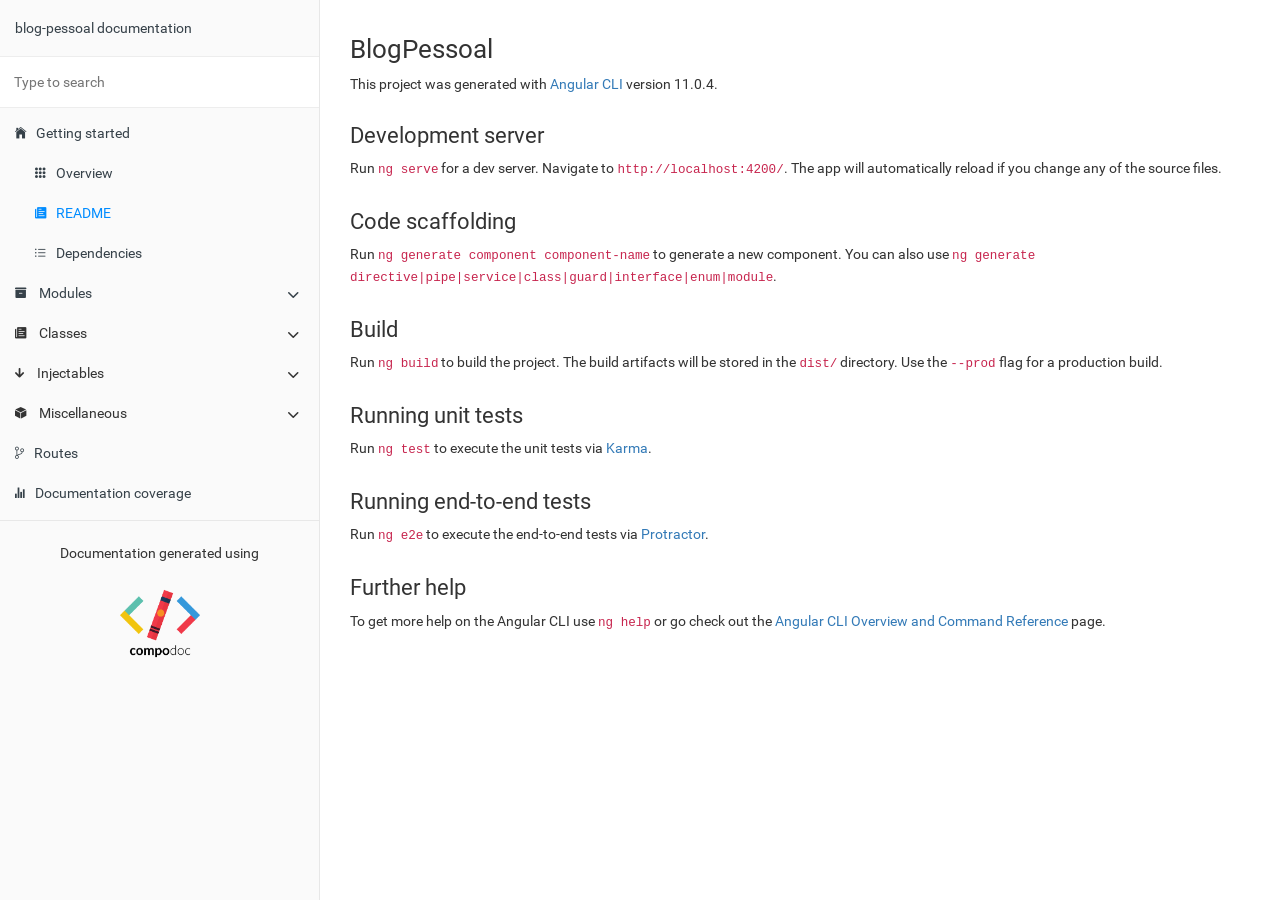
<file: documentation/index.html>
<!doctype html>
<html class="no-js" lang="">
    <head>
        <meta charset="utf-8">
        <meta http-equiv="x-ua-compatible" content="ie=edge">
        <title>blog-pessoal documentation</title>
        <meta name="description" content="">
        <meta name="viewport" content="width=device-width, initial-scale=1">

        <link rel="icon" type="image/x-icon" href="./images/favicon.ico">
	      <link rel="stylesheet" href="./styles/style.css">
    </head>
    <body>

        <div class="navbar navbar-default navbar-fixed-top visible-xs">
            <a href="./" class="navbar-brand">blog-pessoal documentation</a>
            <button type="button" class="btn btn-default btn-menu ion-ios-menu" id="btn-menu"></button>
        </div>

        <div class="xs-menu menu" id="mobile-menu">
                <div id="book-search-input" role="search"><input type="text" placeholder="Type to search"></div>            <compodoc-menu></compodoc-menu>
        </div>

        <div class="container-fluid main">
           <div class="row main">
               <div class="hidden-xs menu">
                   <compodoc-menu mode="normal"></compodoc-menu>
               </div>
               <!-- START CONTENT -->
               <div class="content getting-started">
                   <div class="content-data">

<h1 id="blogpessoal">BlogPessoal</h1>
<p>This project was generated with <a href="https://github.com/angular/angular-cli">Angular CLI</a> version 11.0.4.</p>
<h2 id="development-server">Development server</h2>
<p>Run <code>ng serve</code> for a dev server. Navigate to <code>http://localhost:4200/</code>. The app will automatically reload if you change any of the source files.</p>
<h2 id="code-scaffolding">Code scaffolding</h2>
<p>Run <code>ng generate component component-name</code> to generate a new component. You can also use <code>ng generate directive|pipe|service|class|guard|interface|enum|module</code>.</p>
<h2 id="build">Build</h2>
<p>Run <code>ng build</code> to build the project. The build artifacts will be stored in the <code>dist/</code> directory. Use the <code>--prod</code> flag for a production build.</p>
<h2 id="running-unit-tests">Running unit tests</h2>
<p>Run <code>ng test</code> to execute the unit tests via <a href="https://karma-runner.github.io">Karma</a>.</p>
<h2 id="running-end-to-end-tests">Running end-to-end tests</h2>
<p>Run <code>ng e2e</code> to execute the end-to-end tests via <a href="http://www.protractortest.org/">Protractor</a>.</p>
<h2 id="further-help">Further help</h2>
<p>To get more help on the Angular CLI use <code>ng help</code> or go check out the <a href="https://angular.io/cli">Angular CLI Overview and Command Reference</a> page.</p>














                   




                   </div><div class="search-results">
    <div class="has-results">
        <h1 class="search-results-title"><span class='search-results-count'></span> result-matching "<span class='search-query'></span>"</h1>
        <ul class="search-results-list"></ul>
    </div>
    <div class="no-results">
        <h1 class="search-results-title">No results matching "<span class='search-query'></span>"</h1>
    </div>
</div>
</div>
               <!-- END CONTENT -->
           </div>
       </div>

       <script>
            var COMPODOC_CURRENT_PAGE_DEPTH = 0;
            var COMPODOC_CURRENT_PAGE_CONTEXT = 'getting-started';
            var COMPODOC_CURRENT_PAGE_URL = 'index.html';
            var MAX_SEARCH_RESULTS = 15;
       </script>

       <script src="./js/libs/custom-elements.min.js"></script>
       <script src="./js/libs/lit-html.js"></script>
       <!-- Required to polyfill modern browsers as code is ES5 for IE... -->
       <script src="./js/libs/custom-elements-es5-adapter.js" charset="utf-8" defer></script>
       <script src="./js/menu-wc.js" defer></script>

       <script src="./js/libs/bootstrap-native.js"></script>

       <script src="./js/libs/es6-shim.min.js"></script>
       <script src="./js/libs/EventDispatcher.js"></script>
       <script src="./js/libs/promise.min.js"></script>
       <script src="./js/libs/zepto.min.js"></script>

       <script src="./js/compodoc.js"></script>

       <script src="./js/tabs.js"></script>
       <script src="./js/menu.js"></script>
       <script src="./js/libs/clipboard.min.js"></script>
       <script src="./js/libs/prism.js"></script>
       <script src="./js/sourceCode.js"></script>
          <script src="./js/search/search.js"></script>
          <script src="./js/search/lunr.min.js"></script>
          <script src="./js/search/search-lunr.js"></script>
          <script src="./js/search/search_index.js"></script>
       <script src="./js/lazy-load-graphs.js"></script>


    </body>
</html>
</file>
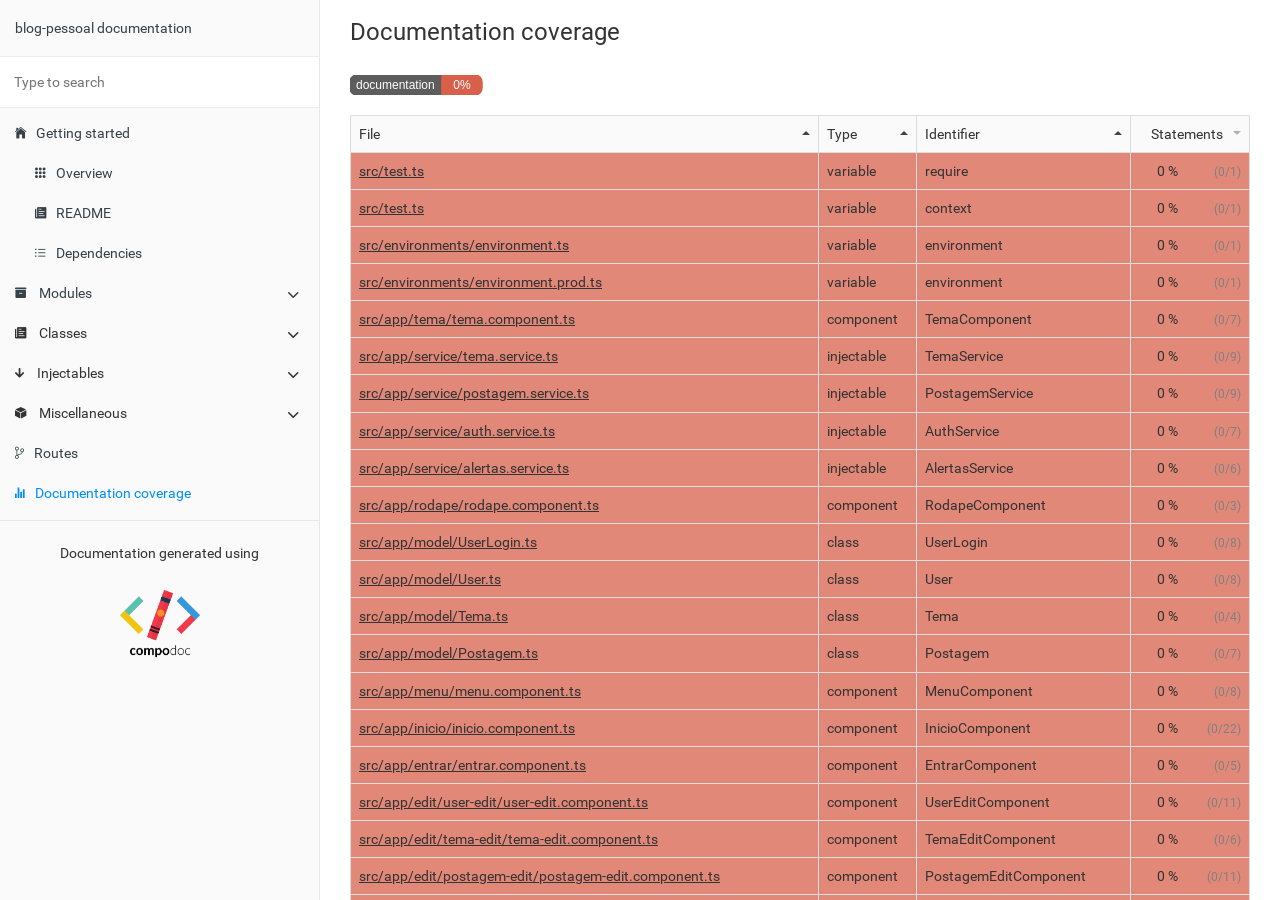
<file: documentation/coverage.html>
<!doctype html>
<html class="no-js" lang="">
    <head>
        <meta charset="utf-8">
        <meta http-equiv="x-ua-compatible" content="ie=edge">
        <title>blog-pessoal documentation</title>
        <meta name="description" content="">
        <meta name="viewport" content="width=device-width, initial-scale=1">

        <link rel="icon" type="image/x-icon" href="./images/favicon.ico">
	      <link rel="stylesheet" href="./styles/style.css">
    </head>
    <body>

        <div class="navbar navbar-default navbar-fixed-top visible-xs">
            <a href="./" class="navbar-brand">blog-pessoal documentation</a>
            <button type="button" class="btn btn-default btn-menu ion-ios-menu" id="btn-menu"></button>
        </div>

        <div class="xs-menu menu" id="mobile-menu">
                <div id="book-search-input" role="search"><input type="text" placeholder="Type to search"></div>            <compodoc-menu></compodoc-menu>
        </div>

        <div class="container-fluid main">
           <div class="row main">
               <div class="hidden-xs menu">
                   <compodoc-menu mode="normal"></compodoc-menu>
               </div>
               <!-- START CONTENT -->
               <div class="content coverage">
                   <div class="content-data">














                   


<ol class="breadcrumb">
    <li>Documentation coverage</li>
</ol>

<div>
    <img src="./images/coverage-badge-documentation.svg">
</div>

<table class="table table-bordered coverage" id="coverage-table">
    <thead class="coverage-header">
        <tr>
            <th>File</th>
            <th>Type</th>
            <th>Identifier</th>
            <th style="text-align:right" class="statements" data-sort-default>Statements</th>
        </tr>
    </thead>
    <tbody>
        <tr class="low">
            <td>
                <!-- miscellaneous -->
                <a href="./components/AlertasComponent.html">src/app/alertas/alertas.component.ts</a>
            </td>
            <td>component</td>
            <td>AlertasComponent</td>
            <td align="right" data-sort="0">
                <span class="coverage-percent">0 %</span>
                <span class="coverage-count">(0/7)</span>
            </td>
        </tr>
        <tr class="low">
            <td>
                <!-- miscellaneous -->
                <a href="./components/AppComponent.html">src/app/app.component.ts</a>
            </td>
            <td>component</td>
            <td>AppComponent</td>
            <td align="right" data-sort="0">
                <span class="coverage-percent">0 %</span>
                <span class="coverage-count">(0/4)</span>
            </td>
        </tr>
        <tr class="low">
            <td>
                <!-- miscellaneous -->
                <a href="./components/CadastrarComponent.html">src/app/cadastrar/cadastrar.component.ts</a>
            </td>
            <td>component</td>
            <td>CadastrarComponent</td>
            <td align="right" data-sort="0">
                <span class="coverage-percent">0 %</span>
                <span class="coverage-count">(0/9)</span>
            </td>
        </tr>
        <tr class="low">
            <td>
                <!-- miscellaneous -->
                <a href="./components/PostagemDeleteComponent.html">src/app/delete/postagem-delete/postagem-delete.component.ts</a>
            </td>
            <td>component</td>
            <td>PostagemDeleteComponent</td>
            <td align="right" data-sort="0">
                <span class="coverage-percent">0 %</span>
                <span class="coverage-count">(0/7)</span>
            </td>
        </tr>
        <tr class="low">
            <td>
                <!-- miscellaneous -->
                <a href="./components/TemaDeleteComponent.html">src/app/delete/tema-delete/tema-delete.component.ts</a>
            </td>
            <td>component</td>
            <td>TemaDeleteComponent</td>
            <td align="right" data-sort="0">
                <span class="coverage-percent">0 %</span>
                <span class="coverage-count">(0/7)</span>
            </td>
        </tr>
        <tr class="low">
            <td>
                <!-- miscellaneous -->
                <a href="./components/PostagemEditComponent.html">src/app/edit/postagem-edit/postagem-edit.component.ts</a>
            </td>
            <td>component</td>
            <td>PostagemEditComponent</td>
            <td align="right" data-sort="0">
                <span class="coverage-percent">0 %</span>
                <span class="coverage-count">(0/11)</span>
            </td>
        </tr>
        <tr class="low">
            <td>
                <!-- miscellaneous -->
                <a href="./components/TemaEditComponent.html">src/app/edit/tema-edit/tema-edit.component.ts</a>
            </td>
            <td>component</td>
            <td>TemaEditComponent</td>
            <td align="right" data-sort="0">
                <span class="coverage-percent">0 %</span>
                <span class="coverage-count">(0/6)</span>
            </td>
        </tr>
        <tr class="low">
            <td>
                <!-- miscellaneous -->
                <a href="./components/UserEditComponent.html">src/app/edit/user-edit/user-edit.component.ts</a>
            </td>
            <td>component</td>
            <td>UserEditComponent</td>
            <td align="right" data-sort="0">
                <span class="coverage-percent">0 %</span>
                <span class="coverage-count">(0/11)</span>
            </td>
        </tr>
        <tr class="low">
            <td>
                <!-- miscellaneous -->
                <a href="./components/EntrarComponent.html">src/app/entrar/entrar.component.ts</a>
            </td>
            <td>component</td>
            <td>EntrarComponent</td>
            <td align="right" data-sort="0">
                <span class="coverage-percent">0 %</span>
                <span class="coverage-count">(0/5)</span>
            </td>
        </tr>
        <tr class="low">
            <td>
                <!-- miscellaneous -->
                <a href="./components/InicioComponent.html">src/app/inicio/inicio.component.ts</a>
            </td>
            <td>component</td>
            <td>InicioComponent</td>
            <td align="right" data-sort="0">
                <span class="coverage-percent">0 %</span>
                <span class="coverage-count">(0/22)</span>
            </td>
        </tr>
        <tr class="low">
            <td>
                <!-- miscellaneous -->
                <a href="./components/MenuComponent.html">src/app/menu/menu.component.ts</a>
            </td>
            <td>component</td>
            <td>MenuComponent</td>
            <td align="right" data-sort="0">
                <span class="coverage-percent">0 %</span>
                <span class="coverage-count">(0/8)</span>
            </td>
        </tr>
        <tr class="low">
            <td>
                <!-- miscellaneous -->
                <a href="./classes/Postagem.html">src/app/model/Postagem.ts</a>
            </td>
            <td>class</td>
            <td>Postagem</td>
            <td align="right" data-sort="0">
                <span class="coverage-percent">0 %</span>
                <span class="coverage-count">(0/7)</span>
            </td>
        </tr>
        <tr class="low">
            <td>
                <!-- miscellaneous -->
                <a href="./classes/Tema.html">src/app/model/Tema.ts</a>
            </td>
            <td>class</td>
            <td>Tema</td>
            <td align="right" data-sort="0">
                <span class="coverage-percent">0 %</span>
                <span class="coverage-count">(0/4)</span>
            </td>
        </tr>
        <tr class="low">
            <td>
                <!-- miscellaneous -->
                <a href="./classes/User.html">src/app/model/User.ts</a>
            </td>
            <td>class</td>
            <td>User</td>
            <td align="right" data-sort="0">
                <span class="coverage-percent">0 %</span>
                <span class="coverage-count">(0/8)</span>
            </td>
        </tr>
        <tr class="low">
            <td>
                <!-- miscellaneous -->
                <a href="./classes/UserLogin.html">src/app/model/UserLogin.ts</a>
            </td>
            <td>class</td>
            <td>UserLogin</td>
            <td align="right" data-sort="0">
                <span class="coverage-percent">0 %</span>
                <span class="coverage-count">(0/8)</span>
            </td>
        </tr>
        <tr class="low">
            <td>
                <!-- miscellaneous -->
                <a href="./components/RodapeComponent.html">src/app/rodape/rodape.component.ts</a>
            </td>
            <td>component</td>
            <td>RodapeComponent</td>
            <td align="right" data-sort="0">
                <span class="coverage-percent">0 %</span>
                <span class="coverage-count">(0/3)</span>
            </td>
        </tr>
        <tr class="low">
            <td>
                <!-- miscellaneous -->
                <a href="./injectables/AlertasService.html">src/app/service/alertas.service.ts</a>
            </td>
            <td>injectable</td>
            <td>AlertasService</td>
            <td align="right" data-sort="0">
                <span class="coverage-percent">0 %</span>
                <span class="coverage-count">(0/6)</span>
            </td>
        </tr>
        <tr class="low">
            <td>
                <!-- miscellaneous -->
                <a href="./injectables/AuthService.html">src/app/service/auth.service.ts</a>
            </td>
            <td>injectable</td>
            <td>AuthService</td>
            <td align="right" data-sort="0">
                <span class="coverage-percent">0 %</span>
                <span class="coverage-count">(0/7)</span>
            </td>
        </tr>
        <tr class="low">
            <td>
                <!-- miscellaneous -->
                <a href="./injectables/PostagemService.html">src/app/service/postagem.service.ts</a>
            </td>
            <td>injectable</td>
            <td>PostagemService</td>
            <td align="right" data-sort="0">
                <span class="coverage-percent">0 %</span>
                <span class="coverage-count">(0/9)</span>
            </td>
        </tr>
        <tr class="low">
            <td>
                <!-- miscellaneous -->
                <a href="./injectables/TemaService.html">src/app/service/tema.service.ts</a>
            </td>
            <td>injectable</td>
            <td>TemaService</td>
            <td align="right" data-sort="0">
                <span class="coverage-percent">0 %</span>
                <span class="coverage-count">(0/9)</span>
            </td>
        </tr>
        <tr class="low">
            <td>
                <!-- miscellaneous -->
                <a href="./components/TemaComponent.html">src/app/tema/tema.component.ts</a>
            </td>
            <td>component</td>
            <td>TemaComponent</td>
            <td align="right" data-sort="0">
                <span class="coverage-percent">0 %</span>
                <span class="coverage-count">(0/7)</span>
            </td>
        </tr>
        <tr class="low">
            <td>
                <!-- miscellaneous -->
                <a href="./miscellaneous/variables.html#environment">src/environments/environment.prod.ts</a>
            </td>
            <td>variable</td>
            <td>environment</td>
            <td align="right" data-sort="0">
                <span class="coverage-percent">0 %</span>
                <span class="coverage-count">(0/1)</span>
            </td>
        </tr>
        <tr class="low">
            <td>
                <!-- miscellaneous -->
                <a href="./miscellaneous/variables.html#environment">src/environments/environment.ts</a>
            </td>
            <td>variable</td>
            <td>environment</td>
            <td align="right" data-sort="0">
                <span class="coverage-percent">0 %</span>
                <span class="coverage-count">(0/1)</span>
            </td>
        </tr>
        <tr class="low">
            <td>
                <!-- miscellaneous -->
                <a href="./miscellaneous/variables.html#context">src/test.ts</a>
            </td>
            <td>variable</td>
            <td>context</td>
            <td align="right" data-sort="0">
                <span class="coverage-percent">0 %</span>
                <span class="coverage-count">(0/1)</span>
            </td>
        </tr>
        <tr class="low">
            <td>
                <!-- miscellaneous -->
                <a href="./miscellaneous/variables.html#require">src/test.ts</a>
            </td>
            <td>variable</td>
            <td>require</td>
            <td align="right" data-sort="0">
                <span class="coverage-percent">0 %</span>
                <span class="coverage-count">(0/1)</span>
            </td>
        </tr>
    </tbody>
</table>

<script src="js/libs/tablesort.min.js"></script>
<script src="js/libs/tablesort.number.min.js"></script>
<script>
    new Tablesort(document.getElementById('coverage-table'));
</script>

                   </div><div class="search-results">
    <div class="has-results">
        <h1 class="search-results-title"><span class='search-results-count'></span> result-matching "<span class='search-query'></span>"</h1>
        <ul class="search-results-list"></ul>
    </div>
    <div class="no-results">
        <h1 class="search-results-title">No results matching "<span class='search-query'></span>"</h1>
    </div>
</div>
</div>
               <!-- END CONTENT -->
           </div>
       </div>

       <script>
            var COMPODOC_CURRENT_PAGE_DEPTH = 0;
            var COMPODOC_CURRENT_PAGE_CONTEXT = 'coverage';
            var COMPODOC_CURRENT_PAGE_URL = 'coverage.html';
            var MAX_SEARCH_RESULTS = 15;
       </script>

       <script src="./js/libs/custom-elements.min.js"></script>
       <script src="./js/libs/lit-html.js"></script>
       <!-- Required to polyfill modern browsers as code is ES5 for IE... -->
       <script src="./js/libs/custom-elements-es5-adapter.js" charset="utf-8" defer></script>
       <script src="./js/menu-wc.js" defer></script>

       <script src="./js/libs/bootstrap-native.js"></script>

       <script src="./js/libs/es6-shim.min.js"></script>
       <script src="./js/libs/EventDispatcher.js"></script>
       <script src="./js/libs/promise.min.js"></script>
       <script src="./js/libs/zepto.min.js"></script>

       <script src="./js/compodoc.js"></script>

       <script src="./js/tabs.js"></script>
       <script src="./js/menu.js"></script>
       <script src="./js/libs/clipboard.min.js"></script>
       <script src="./js/libs/prism.js"></script>
       <script src="./js/sourceCode.js"></script>
          <script src="./js/search/search.js"></script>
          <script src="./js/search/lunr.min.js"></script>
          <script src="./js/search/search-lunr.js"></script>
          <script src="./js/search/search_index.js"></script>
       <script src="./js/lazy-load-graphs.js"></script>


    </body>
</html>
</file>
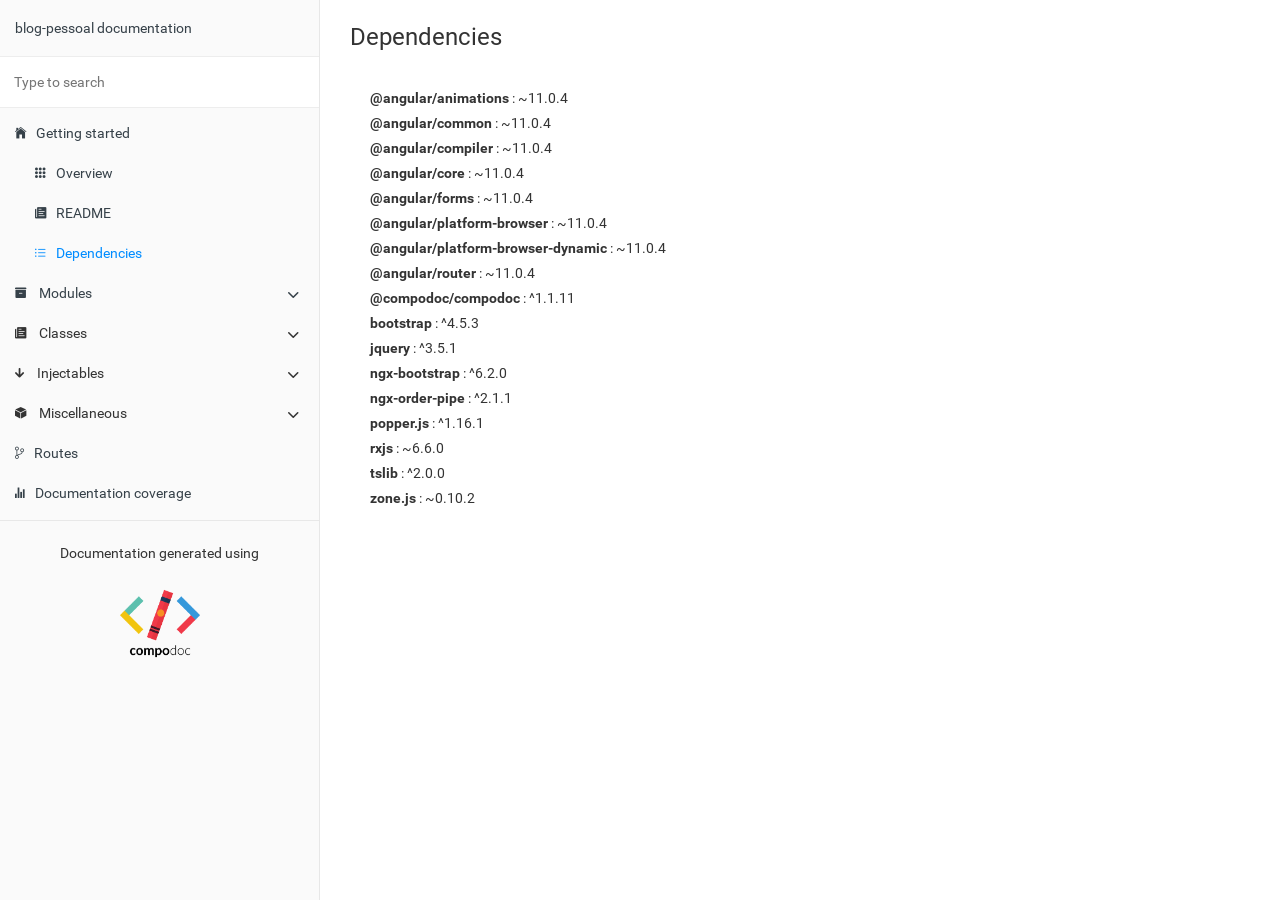
<file: documentation/dependencies.html>
<!doctype html>
<html class="no-js" lang="">
    <head>
        <meta charset="utf-8">
        <meta http-equiv="x-ua-compatible" content="ie=edge">
        <title>blog-pessoal documentation</title>
        <meta name="description" content="">
        <meta name="viewport" content="width=device-width, initial-scale=1">

        <link rel="icon" type="image/x-icon" href="./images/favicon.ico">
	      <link rel="stylesheet" href="./styles/style.css">
    </head>
    <body>

        <div class="navbar navbar-default navbar-fixed-top visible-xs">
            <a href="./" class="navbar-brand">blog-pessoal documentation</a>
            <button type="button" class="btn btn-default btn-menu ion-ios-menu" id="btn-menu"></button>
        </div>

        <div class="xs-menu menu" id="mobile-menu">
                <div id="book-search-input" role="search"><input type="text" placeholder="Type to search"></div>            <compodoc-menu></compodoc-menu>
        </div>

        <div class="container-fluid main">
           <div class="row main">
               <div class="hidden-xs menu">
                   <compodoc-menu mode="normal"></compodoc-menu>
               </div>
               <!-- START CONTENT -->
               <div class="content package-dependencies">
                   <div class="content-data">














    <ol class="breadcrumb">
        <li>Dependencies</li>
    </ol>
    <ul class="dependencies-list">
        <li>
            <b>@angular/animations</b> : ~11.0.4</li>
        <li>
            <b>@angular/common</b> : ~11.0.4</li>
        <li>
            <b>@angular/compiler</b> : ~11.0.4</li>
        <li>
            <b>@angular/core</b> : ~11.0.4</li>
        <li>
            <b>@angular/forms</b> : ~11.0.4</li>
        <li>
            <b>@angular/platform-browser</b> : ~11.0.4</li>
        <li>
            <b>@angular/platform-browser-dynamic</b> : ~11.0.4</li>
        <li>
            <b>@angular/router</b> : ~11.0.4</li>
        <li>
            <b>@compodoc/compodoc</b> : ^1.1.11</li>
        <li>
            <b>bootstrap</b> : ^4.5.3</li>
        <li>
            <b>jquery</b> : ^3.5.1</li>
        <li>
            <b>ngx-bootstrap</b> : ^6.2.0</li>
        <li>
            <b>ngx-order-pipe</b> : ^2.1.1</li>
        <li>
            <b>popper.js</b> : ^1.16.1</li>
        <li>
            <b>rxjs</b> : ~6.6.0</li>
        <li>
            <b>tslib</b> : ^2.0.0</li>
        <li>
            <b>zone.js</b> : ~0.10.2</li>
    </ul>

                   




                   </div><div class="search-results">
    <div class="has-results">
        <h1 class="search-results-title"><span class='search-results-count'></span> result-matching "<span class='search-query'></span>"</h1>
        <ul class="search-results-list"></ul>
    </div>
    <div class="no-results">
        <h1 class="search-results-title">No results matching "<span class='search-query'></span>"</h1>
    </div>
</div>
</div>
               <!-- END CONTENT -->
           </div>
       </div>

       <script>
            var COMPODOC_CURRENT_PAGE_DEPTH = 0;
            var COMPODOC_CURRENT_PAGE_CONTEXT = 'package-dependencies';
            var COMPODOC_CURRENT_PAGE_URL = 'dependencies.html';
            var MAX_SEARCH_RESULTS = 15;
       </script>

       <script src="./js/libs/custom-elements.min.js"></script>
       <script src="./js/libs/lit-html.js"></script>
       <!-- Required to polyfill modern browsers as code is ES5 for IE... -->
       <script src="./js/libs/custom-elements-es5-adapter.js" charset="utf-8" defer></script>
       <script src="./js/menu-wc.js" defer></script>

       <script src="./js/libs/bootstrap-native.js"></script>

       <script src="./js/libs/es6-shim.min.js"></script>
       <script src="./js/libs/EventDispatcher.js"></script>
       <script src="./js/libs/promise.min.js"></script>
       <script src="./js/libs/zepto.min.js"></script>

       <script src="./js/compodoc.js"></script>

       <script src="./js/tabs.js"></script>
       <script src="./js/menu.js"></script>
       <script src="./js/libs/clipboard.min.js"></script>
       <script src="./js/libs/prism.js"></script>
       <script src="./js/sourceCode.js"></script>
          <script src="./js/search/search.js"></script>
          <script src="./js/search/lunr.min.js"></script>
          <script src="./js/search/search-lunr.js"></script>
          <script src="./js/search/search_index.js"></script>
       <script src="./js/lazy-load-graphs.js"></script>


    </body>
</html>
</file>
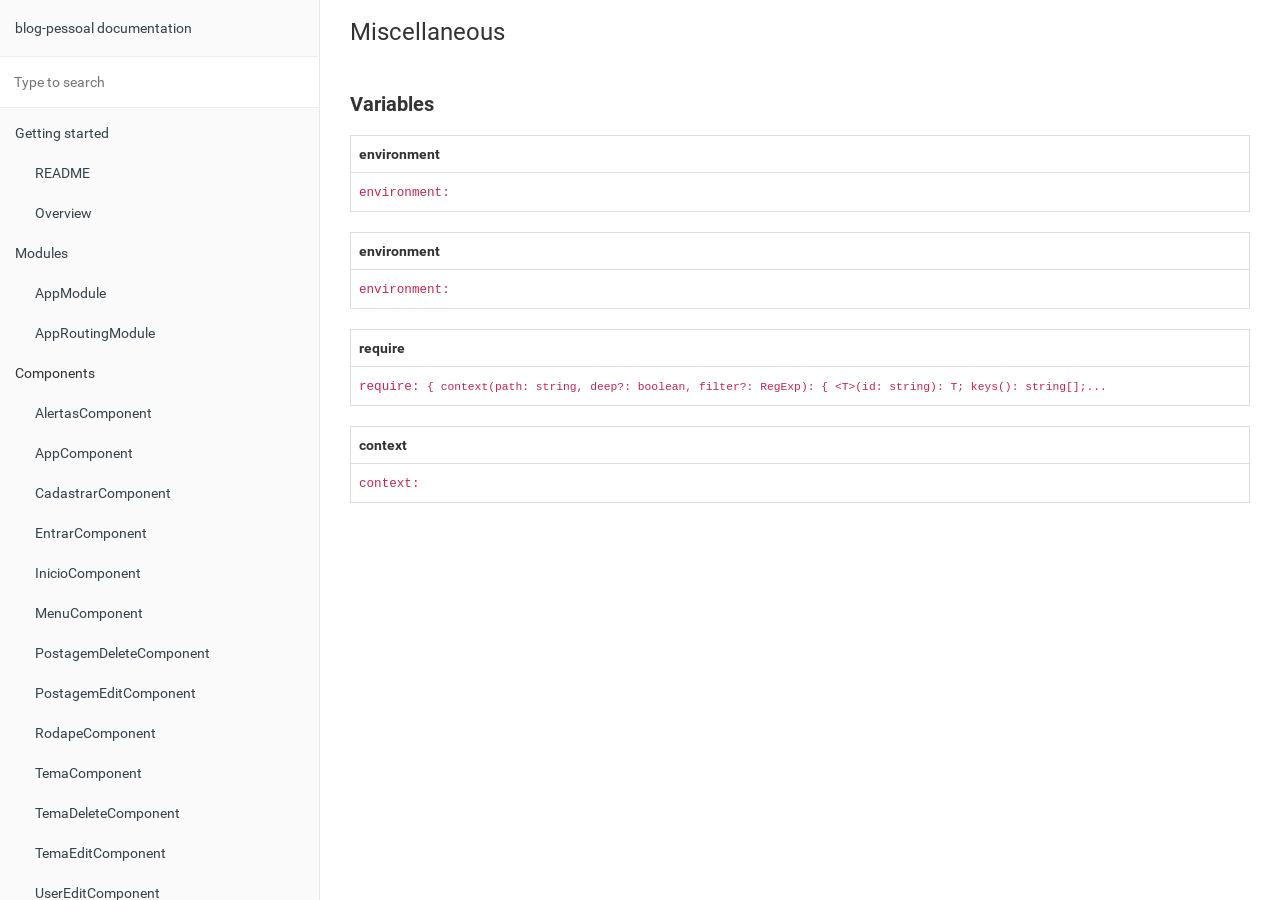
<file: documentation/miscellaneous.html>
<!doctype html>
<html class="no-js" lang="">
    <head>
        <meta charset="utf-8">
        <meta http-equiv="x-ua-compatible" content="ie=edge">
        <title>blog-pessoal documentation</title>
        <meta name="description" content="">
        <meta name="viewport" content="width=device-width, initial-scale=1">

        <link rel="icon" type="image/x-icon" href="./images/favicon.ico">
	    <link rel="stylesheet" href="./styles/style.css">
    </head>
    <body>

        <div class="navbar navbar-default navbar-fixed-top visible-xs">
            <a href="./" class="navbar-brand">blog-pessoal documentation</a>
            <button type="button" class="btn btn-default btn-menu fa fa-bars" id="btn-menu"></button>
        </div>

        <div class="xs-menu menu" id="mobile-menu">
            <div id="book-search-input" role="search">
                <input type="text" placeholder="Type to search">
            </div>
            <nav>
            
                <ul class="list">
            
                    <li class="title">
                        <a href="./">blog-pessoal documentation</a>
                    </li>
            
                    <li class="divider"></li>
            
            
                    <li class="chapter">
                        <a data-type="chapter-link" href="./"><span class="fa fa-home"></span>Getting started</a>
                        <ul class="links">
                                <li class="link">
                                    <a href="./" ><span class="fa fa-file-text-o"></span>README</a>
                                </li>
                                <li class="link">
                                    <a 
                                        
                                         href="./overview.html" 
                                         href="./overview.html" 
                                        >
                                        <span class="fa fa-th"></span>Overview
                                    </a>
                                </li>
                        </ul>
                    </li>
            
                    <li class="chapter">
                        <a data-type="chapter-link" href="./modules.html" >
                            <span class="fa fa-archive"></span>
                            <span>Modules</span>
                            <span class="menu-toggler fa fa-angle-up" data-toggle="collapse"
                                    data-target="#xs-modules-links"
                            ></span>
                        </a>
                        <ul class="links collapse in"
                                id="xs-modules-links"
                            >
                                <li class="link">
                                    <a href="modules/AppModule.html" >AppModule</a>
                                </li>
                                <li class="link">
                                    <a href="modules/AppRoutingModule.html" >AppRoutingModule</a>
                                </li>
                        </ul>
                    </li>
            
                    <li class="chapter">
                        <div class="simple">
                            <span class="fa fa-cogs"></span>
                            <span>Components</span>
                            <span class="menu-toggler fa fa-angle-up" data-toggle="collapse"
                                    data-target="#xs-components-links"
                                ></span>
                        </div>
                        <ul class="links collapse in"
                                id="xs-components-links"
                            >
                                <li class="link">
                                    <a href="components/AlertasComponent.html" >AlertasComponent</a>
                                </li>
                                <li class="link">
                                    <a href="components/AppComponent.html" >AppComponent</a>
                                </li>
                                <li class="link">
                                    <a href="components/CadastrarComponent.html" >CadastrarComponent</a>
                                </li>
                                <li class="link">
                                    <a href="components/EntrarComponent.html" >EntrarComponent</a>
                                </li>
                                <li class="link">
                                    <a href="components/InicioComponent.html" >InicioComponent</a>
                                </li>
                                <li class="link">
                                    <a href="components/MenuComponent.html" >MenuComponent</a>
                                </li>
                                <li class="link">
                                    <a href="components/PostagemDeleteComponent.html" >PostagemDeleteComponent</a>
                                </li>
                                <li class="link">
                                    <a href="components/PostagemEditComponent.html" >PostagemEditComponent</a>
                                </li>
                                <li class="link">
                                    <a href="components/RodapeComponent.html" >RodapeComponent</a>
                                </li>
                                <li class="link">
                                    <a href="components/TemaComponent.html" >TemaComponent</a>
                                </li>
                                <li class="link">
                                    <a href="components/TemaDeleteComponent.html" >TemaDeleteComponent</a>
                                </li>
                                <li class="link">
                                    <a href="components/TemaEditComponent.html" >TemaEditComponent</a>
                                </li>
                                <li class="link">
                                    <a href="components/UserEditComponent.html" >UserEditComponent</a>
                                </li>
                        </ul>
                    </li>
            
            
                    <li class="chapter">
                        <div class="simple">
                            <span class="fa fa-file-code-o"></span>
                            <span>Classes</span>
                            <span class="menu-toggler fa fa-angle-up" data-toggle="collapse"
                                    data-target="#xs-classes-links"
                                ></span>
                        </div>
                        <ul class="links collapse in"
                                id="xs-classes-links"
                            >
                                <li class="link">
                                    <a href="classes/Postagem.html" >Postagem</a>
                                </li>
                                <li class="link">
                                    <a href="classes/Tema.html" >Tema</a>
                                </li>
                                <li class="link">
                                    <a href="classes/User.html" >User</a>
                                </li>
                                <li class="link">
                                    <a href="classes/UserLogin.html" >UserLogin</a>
                                </li>
                        </ul>
                    </li>
            
                    <li class="chapter">
                        <a data-type="chapter-link" href="./routes.html" ><span class="fa fa-code-fork"></span>Routes</a>
                    </li>
            
                    <li class="chapter">
                        <div class="simple">
                            <span class="fa fa-long-arrow-down"></span>
                            <span>Injectables</span>
                            <span class="menu-toggler fa fa-angle-up" data-toggle="collapse"
                                    data-target="#xs-injectables-links"
                                ></span>
                        </div>
                        <ul class="links collapse in"
                                id="xs-injectables-links"
                            >
                                <li class="link">
                                    <a href="injectables/AlertasService.html" >AlertasService</a>
                                </li>
                                <li class="link">
                                    <a href="injectables/AuthService.html" >AuthService</a>
                                </li>
                                <li class="link">
                                    <a href="injectables/PostagemService.html" >PostagemService</a>
                                </li>
                                <li class="link">
                                    <a href="injectables/TemaService.html" >TemaService</a>
                                </li>
                        </ul>
                    </li>
            
            
            
                    <li class="chapter">
                        <a data-type="chapter-link" href="./miscellaneous.html"  class="active" ><span class="fa fa-cubes"></span>Miscellaneous</a>
                    </li>
            
                    <li class="chapter">
                        <a data-type="chapter-link" href="./coverage.html" ><span class="fa fa-tasks"></span>Documentation coverage</a>
                    </li>
            
                    <li class="divider"></li>
                    <li class="copyright">
                            Documentation generated using <a href="https://compodoc.github.io/compodoc/" target="_blank">
                                        <img src=".//images/compodoc-vectorise.svg" class="img-responsive">
                            </a>
                    </li>
            
                </ul>
            
            </nav>
        </div>

        <div class="container-fluid main">
           <div class="row main">
               <div class="hidden-xs menu">
                   <nav>
                   
                       <ul class="list">
                   
                           <li class="title">
                               <a href="./">blog-pessoal documentation</a>
                           </li>
                   
                           <li class="divider"></li>
                   
                               <div id="book-search-input" role="search">
                                   <input type="text" placeholder="Type to search">
                               </div>
                   
                           <li class="chapter">
                               <a data-type="chapter-link" href="./"><span class="fa fa-home"></span>Getting started</a>
                               <ul class="links">
                                       <li class="link">
                                           <a href="./" ><span class="fa fa-file-text-o"></span>README</a>
                                       </li>
                                       <li class="link">
                                           <a 
                                               
                                                href="./overview.html" 
                                                href="./overview.html" 
                                               >
                                               <span class="fa fa-th"></span>Overview
                                           </a>
                                       </li>
                               </ul>
                           </li>
                   
                           <li class="chapter">
                               <a data-type="chapter-link" href="./modules.html" >
                                   <span class="fa fa-archive"></span>
                                   <span>Modules</span>
                                   <span class="menu-toggler fa fa-angle-up" data-toggle="collapse"
                                           data-target="#modules-links"
                                   ></span>
                               </a>
                               <ul class="links collapse in"
                                       id="modules-links"
                   >
                                       <li class="link">
                                           <a href="modules/AppModule.html" >AppModule</a>
                                       </li>
                                       <li class="link">
                                           <a href="modules/AppRoutingModule.html" >AppRoutingModule</a>
                                       </li>
                               </ul>
                           </li>
                   
                           <li class="chapter">
                               <div class="simple">
                                   <span class="fa fa-cogs"></span>
                                   <span>Components</span>
                                   <span class="menu-toggler fa fa-angle-up" data-toggle="collapse"
                                           data-target="#components-links"
                   ></span>
                               </div>
                               <ul class="links collapse in"
                                       id="components-links"
                   >
                                       <li class="link">
                                           <a href="components/AlertasComponent.html" >AlertasComponent</a>
                                       </li>
                                       <li class="link">
                                           <a href="components/AppComponent.html" >AppComponent</a>
                                       </li>
                                       <li class="link">
                                           <a href="components/CadastrarComponent.html" >CadastrarComponent</a>
                                       </li>
                                       <li class="link">
                                           <a href="components/EntrarComponent.html" >EntrarComponent</a>
                                       </li>
                                       <li class="link">
                                           <a href="components/InicioComponent.html" >InicioComponent</a>
                                       </li>
                                       <li class="link">
                                           <a href="components/MenuComponent.html" >MenuComponent</a>
                                       </li>
                                       <li class="link">
                                           <a href="components/PostagemDeleteComponent.html" >PostagemDeleteComponent</a>
                                       </li>
                                       <li class="link">
                                           <a href="components/PostagemEditComponent.html" >PostagemEditComponent</a>
                                       </li>
                                       <li class="link">
                                           <a href="components/RodapeComponent.html" >RodapeComponent</a>
                                       </li>
                                       <li class="link">
                                           <a href="components/TemaComponent.html" >TemaComponent</a>
                                       </li>
                                       <li class="link">
                                           <a href="components/TemaDeleteComponent.html" >TemaDeleteComponent</a>
                                       </li>
                                       <li class="link">
                                           <a href="components/TemaEditComponent.html" >TemaEditComponent</a>
                                       </li>
                                       <li class="link">
                                           <a href="components/UserEditComponent.html" >UserEditComponent</a>
                                       </li>
                               </ul>
                           </li>
                   
                   
                           <li class="chapter">
                               <div class="simple">
                                   <span class="fa fa-file-code-o"></span>
                                   <span>Classes</span>
                                   <span class="menu-toggler fa fa-angle-up" data-toggle="collapse"
                                           data-target="#classes-links"
                   ></span>
                               </div>
                               <ul class="links collapse in"
                                       id="classes-links"
                   >
                                       <li class="link">
                                           <a href="classes/Postagem.html" >Postagem</a>
                                       </li>
                                       <li class="link">
                                           <a href="classes/Tema.html" >Tema</a>
                                       </li>
                                       <li class="link">
                                           <a href="classes/User.html" >User</a>
                                       </li>
                                       <li class="link">
                                           <a href="classes/UserLogin.html" >UserLogin</a>
                                       </li>
                               </ul>
                           </li>
                   
                           <li class="chapter">
                               <a data-type="chapter-link" href="./routes.html" ><span class="fa fa-code-fork"></span>Routes</a>
                           </li>
                   
                           <li class="chapter">
                               <div class="simple">
                                   <span class="fa fa-long-arrow-down"></span>
                                   <span>Injectables</span>
                                   <span class="menu-toggler fa fa-angle-up" data-toggle="collapse"
                                           data-target="#injectables-links"
                   ></span>
                               </div>
                               <ul class="links collapse in"
                                       id="injectables-links"
                   >
                                       <li class="link">
                                           <a href="injectables/AlertasService.html" >AlertasService</a>
                                       </li>
                                       <li class="link">
                                           <a href="injectables/AuthService.html" >AuthService</a>
                                       </li>
                                       <li class="link">
                                           <a href="injectables/PostagemService.html" >PostagemService</a>
                                       </li>
                                       <li class="link">
                                           <a href="injectables/TemaService.html" >TemaService</a>
                                       </li>
                               </ul>
                           </li>
                   
                   
                   
                           <li class="chapter">
                               <a data-type="chapter-link" href="./miscellaneous.html"  class="active" ><span class="fa fa-cubes"></span>Miscellaneous</a>
                           </li>
                   
                           <li class="chapter">
                               <a data-type="chapter-link" href="./coverage.html" ><span class="fa fa-tasks"></span>Documentation coverage</a>
                           </li>
                   
                           <li class="divider"></li>
                           <li class="copyright">
                                   Documentation generated using <a href="https://compodoc.github.io/compodoc/" target="_blank">
                                               <img src=".//images/compodoc-vectorise.svg" class="img-responsive">
                                   </a>
                           </li>
                   
                       </ul>
                   
                   </nav>
               </div>
               <div class="content miscellaneous">
                   <div class="content-data">









<ol class="breadcrumb">
  <li>Miscellaneous</li>
</ol>

    <section>
        <h3 id="inputs">Variables</h3>
            <table class="table table-sm table-bordered">
                <tbody>
                    <tr>
                        <td class="col-md-4">
                            <b> environment</b>
                        </td>
                    </tr>
                    <tr>
                        <td class="col-md-4">
                            <code>environment:     <code></code>
    </bcode>
                        </td>
                    </tr>
                </tbody>
            </table>
            <table class="table table-sm table-bordered">
                <tbody>
                    <tr>
                        <td class="col-md-4">
                            <b> environment</b>
                        </td>
                    </tr>
                    <tr>
                        <td class="col-md-4">
                            <code>environment:     <code></code>
    </bcode>
                        </td>
                    </tr>
                </tbody>
            </table>
            <table class="table table-sm table-bordered">
                <tbody>
                    <tr>
                        <td class="col-md-4">
                            <b> require</b>
                        </td>
                    </tr>
                    <tr>
                        <td class="col-md-4">
                            <code>require:     <code>{ context(path: string, deep?: boolean, filter?: RegExp): { &lt;T&gt;(id: string): T; keys(): string[];...</code>
    </bcode>
                        </td>
                    </tr>
                </tbody>
            </table>
            <table class="table table-sm table-bordered">
                <tbody>
                    <tr>
                        <td class="col-md-4">
                            <b> context</b>
                        </td>
                    </tr>
                    <tr>
                        <td class="col-md-4">
                            <code>context:     <code></code>
    </bcode>
                        </td>
                    </tr>
                </tbody>
            </table>
    </section>



                   </div><div class="search-results">
    <div class="has-results">
        <h1 class="search-results-title"><span class='search-results-count'></span> results matching "<span class='search-query'></span>"</h1>
        <ul class="search-results-list"></ul>
    </div>
    <div class="no-results">
        <h1 class="search-results-title">No results matching "<span class='search-query'></span>"</h1>
    </div>
</div>
</div>
           </div>
       </div>

       <script src="./js/libs/bootstrap-native.js"></script>

       <script src="./js/libs/es6-shim.min.js"></script>
       <script src="./js/libs/EventDispatcher.js"></script>
       <script src="./js/libs/promise.min.js"></script>
       <script src="./js/libs/zepto.min.js"></script>

       <script src="./js/compodoc.js"></script>

       <script src="./js/search/search.js"></script>
       <script src="./js/search/lunr.min.js"></script>
       <script src="./js/search/search-lunr.js"></script>

       <script src="./js/menu.js"></script>
       <script src="./js/libs/highlight.pack.js"></script>
       <script src="./js/libs/highlightjs-line-numbers.min.js"></script>
       <script src="./js/search/search_index.js"></script>
       <script>
            document.addEventListener('DOMContentLoaded', function() {
                hljs.initHighlightingOnLoad();
                hljs.initLineNumbersOnLoad();
            });
       </script>

    </body>
</html>
</file>
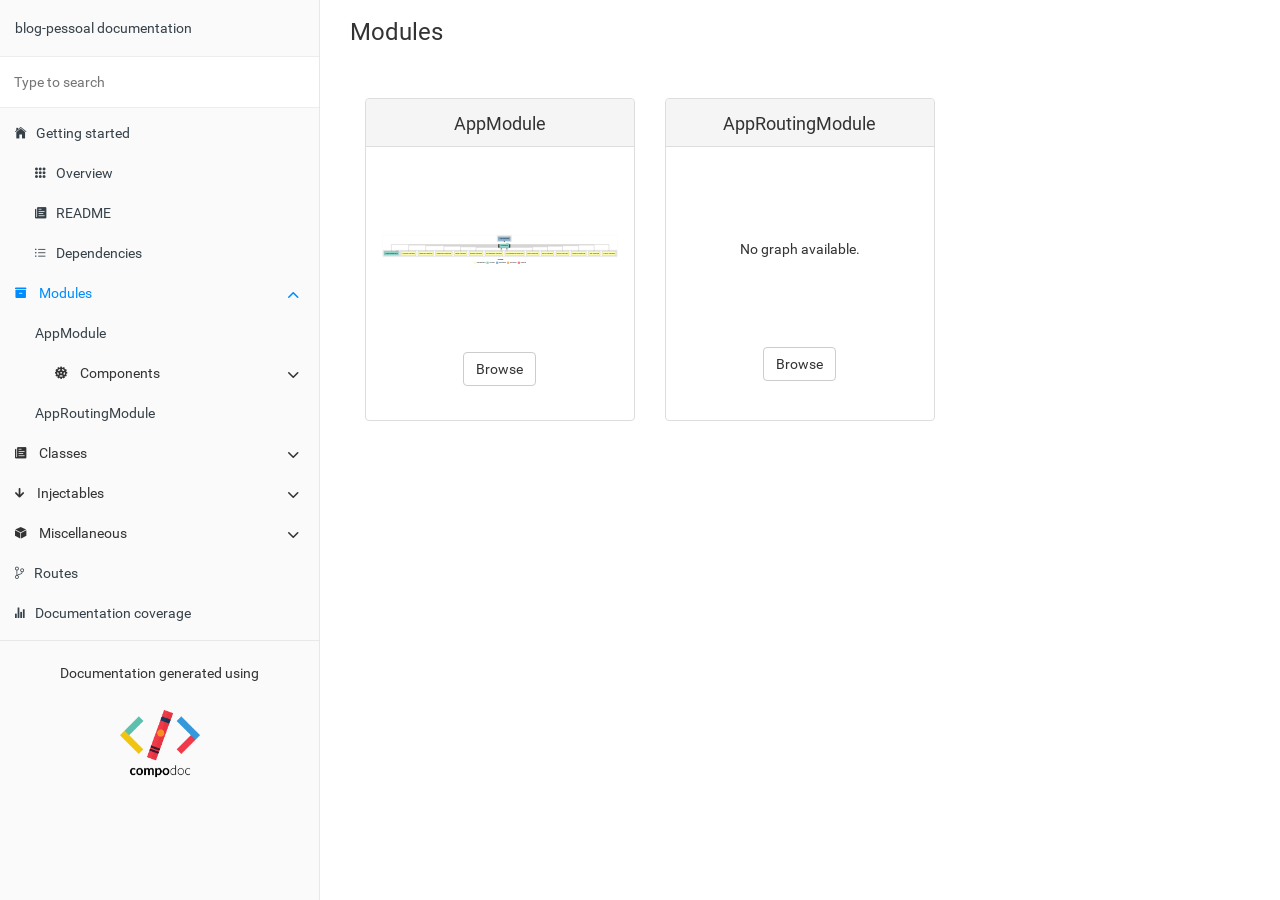
<file: documentation/modules.html>
<!doctype html>
<html class="no-js" lang="">
    <head>
        <meta charset="utf-8">
        <meta http-equiv="x-ua-compatible" content="ie=edge">
        <title>blog-pessoal documentation</title>
        <meta name="description" content="">
        <meta name="viewport" content="width=device-width, initial-scale=1">

        <link rel="icon" type="image/x-icon" href="./images/favicon.ico">
	      <link rel="stylesheet" href="./styles/style.css">
    </head>
    <body>

        <div class="navbar navbar-default navbar-fixed-top visible-xs">
            <a href="./" class="navbar-brand">blog-pessoal documentation</a>
            <button type="button" class="btn btn-default btn-menu ion-ios-menu" id="btn-menu"></button>
        </div>

        <div class="xs-menu menu" id="mobile-menu">
                <div id="book-search-input" role="search"><input type="text" placeholder="Type to search"></div>            <compodoc-menu></compodoc-menu>
        </div>

        <div class="container-fluid main">
           <div class="row main">
               <div class="hidden-xs menu">
                   <compodoc-menu mode="normal"></compodoc-menu>
               </div>
               <!-- START CONTENT -->
               <div class="content modules">
                   <div class="content-data">



<ol class="breadcrumb">
    <li>Modules</li>
</ol>
<div class="container-fluid modules">
    <div class="row">
            <div class="col-sm-4">
                <div class="card card-module">
                    <div class="card-header">
                        <h4 class="card-title">AppModule</h4>
                    </div>
                    <div class="card-block">
                                <p>
                                    <object id="demo-svg" type="image/svg+xml" lazy="./modules/AppModule/dependencies.svg" style="width: 100%; height: 175px;">
                                        Your browser does not support SVG
                                    </object>
                                </p>
                        <footer class="text-center">
                            <a href="./modules/AppModule.html" class="btn btn-default">Browse</a>
                        </footer>
                    </div>
                </div>
            </div>
            <div class="col-sm-4">
                <div class="card card-module">
                    <div class="card-header">
                        <h4 class="card-title">AppRoutingModule</h4>
                    </div>
                    <div class="card-block">
                                <p class="no-graph">
                                    No graph available.
                                </p>
                        <footer class="text-center">
                            <a href="./modules/AppRoutingModule.html" class="btn btn-default">Browse</a>
                        </footer>
                    </div>
                </div>
            </div>
    </div>
</div>











                   




                   </div><div class="search-results">
    <div class="has-results">
        <h1 class="search-results-title"><span class='search-results-count'></span> result-matching "<span class='search-query'></span>"</h1>
        <ul class="search-results-list"></ul>
    </div>
    <div class="no-results">
        <h1 class="search-results-title">No results matching "<span class='search-query'></span>"</h1>
    </div>
</div>
</div>
               <!-- END CONTENT -->
           </div>
       </div>

       <script>
            var COMPODOC_CURRENT_PAGE_DEPTH = 0;
            var COMPODOC_CURRENT_PAGE_CONTEXT = 'modules';
            var COMPODOC_CURRENT_PAGE_URL = 'modules.html';
            var MAX_SEARCH_RESULTS = 15;
       </script>

       <script src="./js/libs/custom-elements.min.js"></script>
       <script src="./js/libs/lit-html.js"></script>
       <!-- Required to polyfill modern browsers as code is ES5 for IE... -->
       <script src="./js/libs/custom-elements-es5-adapter.js" charset="utf-8" defer></script>
       <script src="./js/menu-wc.js" defer></script>

       <script src="./js/libs/bootstrap-native.js"></script>

       <script src="./js/libs/es6-shim.min.js"></script>
       <script src="./js/libs/EventDispatcher.js"></script>
       <script src="./js/libs/promise.min.js"></script>
       <script src="./js/libs/zepto.min.js"></script>

       <script src="./js/compodoc.js"></script>

       <script src="./js/tabs.js"></script>
       <script src="./js/menu.js"></script>
       <script src="./js/libs/clipboard.min.js"></script>
       <script src="./js/libs/prism.js"></script>
       <script src="./js/sourceCode.js"></script>
          <script src="./js/search/search.js"></script>
          <script src="./js/search/lunr.min.js"></script>
          <script src="./js/search/search-lunr.js"></script>
          <script src="./js/search/search_index.js"></script>
       <script src="./js/lazy-load-graphs.js"></script>


    </body>
</html>
</file>
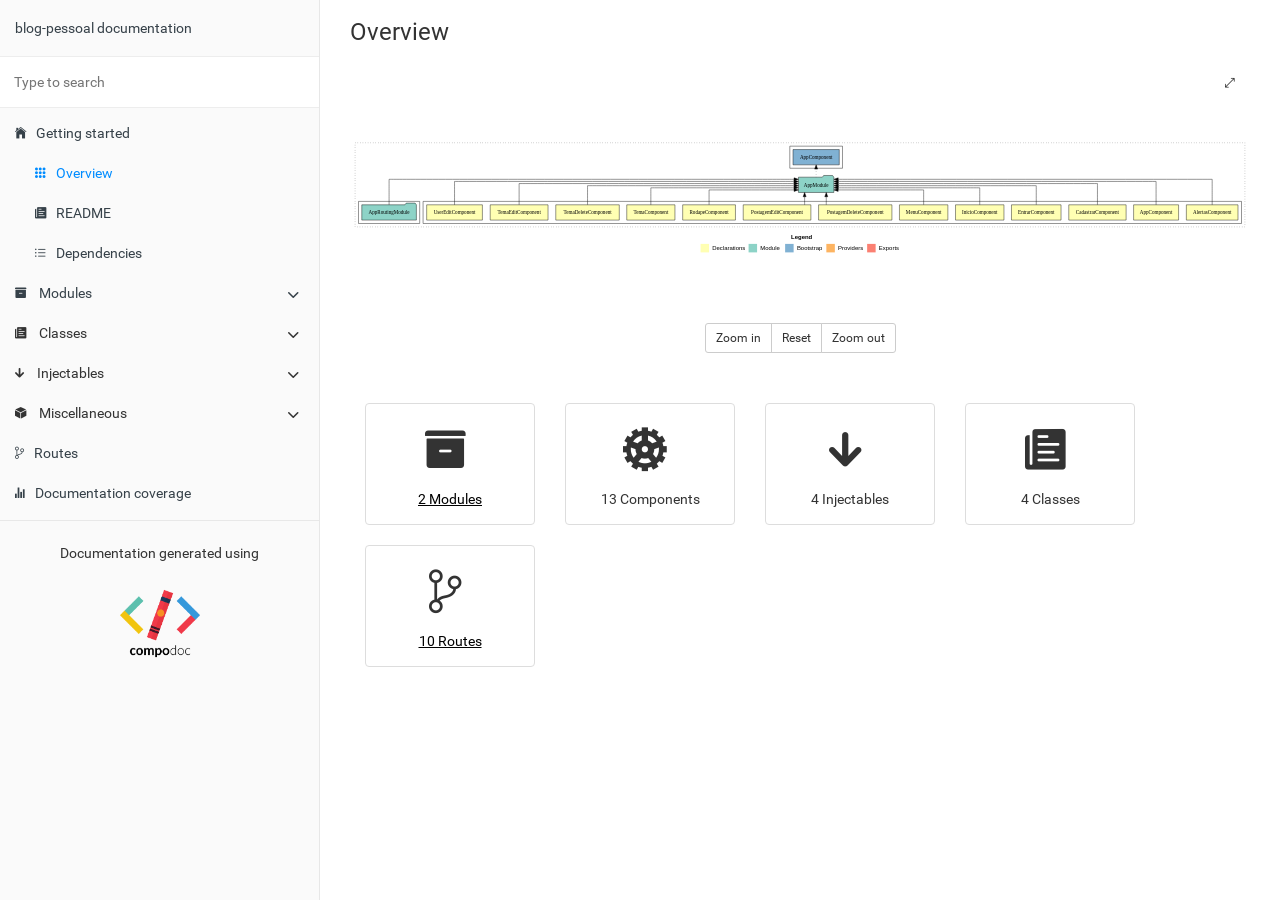
<file: documentation/overview.html>
<!doctype html>
<html class="no-js" lang="">
    <head>
        <meta charset="utf-8">
        <meta http-equiv="x-ua-compatible" content="ie=edge">
        <title>blog-pessoal documentation</title>
        <meta name="description" content="">
        <meta name="viewport" content="width=device-width, initial-scale=1">

        <link rel="icon" type="image/x-icon" href="./images/favicon.ico">
	      <link rel="stylesheet" href="./styles/style.css">
    </head>
    <body>

        <div class="navbar navbar-default navbar-fixed-top visible-xs">
            <a href="./" class="navbar-brand">blog-pessoal documentation</a>
            <button type="button" class="btn btn-default btn-menu ion-ios-menu" id="btn-menu"></button>
        </div>

        <div class="xs-menu menu" id="mobile-menu">
                <div id="book-search-input" role="search"><input type="text" placeholder="Type to search"></div>            <compodoc-menu></compodoc-menu>
        </div>

        <div class="container-fluid main">
           <div class="row main">
               <div class="hidden-xs menu">
                   <compodoc-menu mode="normal"></compodoc-menu>
               </div>
               <!-- START CONTENT -->
               <div class="content overview">
                   <div class="content-data">


<ol class="breadcrumb">
    <li>Overview</li>
</ol>
  
<div class="text-center module-graph-container">
    <div id="module-graph-svg">
        <?xml version="1.0" encoding="UTF-8" standalone="no"?>
<!DOCTYPE svg PUBLIC "-//W3C//DTD SVG 1.1//EN"
 "http://www.w3.org/Graphics/SVG/1.1/DTD/svg11.dtd">
<!-- Generated by graphviz version 2.46.0 (20210119.1425)
 -->
<!-- Title: dependencies Pages: 1 -->
<svg width="2118pt" height="284pt"
 viewBox="0.00 0.00 2118.00 284.00" xmlns="http://www.w3.org/2000/svg" xmlns:xlink="http://www.w3.org/1999/xlink">
<g id="graph0" class="graph" transform="scale(1 1) rotate(0) translate(4 280)">
<title>dependencies</title>
<polygon fill="white" stroke="transparent" points="-4,4 -4,-280 2114,-280 2114,4 -4,4"/>
<text text-anchor="start" x="1034.01" y="-42.4" font-family="sans-serif" font-weight="bold" font-size="14.00">Legend</text>
<polygon fill="#ffffb3" stroke="transparent" points="821,-10 821,-30 841,-30 841,-10 821,-10"/>
<text text-anchor="start" x="844.63" y="-15.4" font-family="sans-serif" font-size="14.00"> &#160;Declarations</text>
<polygon fill="#8dd3c7" stroke="transparent" points="934,-10 934,-30 954,-30 954,-10 934,-10"/>
<text text-anchor="start" x="957.73" y="-15.4" font-family="sans-serif" font-size="14.00"> &#160;Module</text>
<polygon fill="#80b1d3" stroke="transparent" points="1020,-10 1020,-30 1040,-30 1040,-10 1020,-10"/>
<text text-anchor="start" x="1043.78" y="-15.4" font-family="sans-serif" font-size="14.00"> &#160;Bootstrap</text>
<polygon fill="#fdb462" stroke="transparent" points="1117,-10 1117,-30 1137,-30 1137,-10 1117,-10"/>
<text text-anchor="start" x="1140.67" y="-15.4" font-family="sans-serif" font-size="14.00"> &#160;Providers</text>
<polygon fill="#fb8072" stroke="transparent" points="1213,-10 1213,-30 1233,-30 1233,-10 1213,-10"/>
<text text-anchor="start" x="1236.73" y="-15.4" font-family="sans-serif" font-size="14.00"> &#160;Exports</text>
<g id="clust1" class="cluster">
<title>cluster_AppModule</title>
<polygon fill="none" stroke="black" stroke-dasharray="1,5" points="8,-70 8,-268 2102,-268 2102,-70 8,-70"/>
</g>
<g id="clust2" class="cluster">
<title>cluster_AppModule_declarations</title>
<polygon fill="none" stroke="black" points="168,-78 168,-130 2094,-130 2094,-78 168,-78"/>
</g>
<g id="clust16" class="cluster">
<title>cluster_AppModule_imports</title>
<polygon fill="none" stroke="black" points="16,-78 16,-130 160,-130 160,-78 16,-78"/>
</g>
<g id="clust18" class="cluster">
<title>cluster_AppModule_bootstrap</title>
<polygon fill="none" stroke="black" points="1031,-208 1031,-260 1155,-260 1155,-208 1031,-208"/>
</g>
<!-- AlertasComponent -->
<g id="node1" class="node">
<title>AlertasComponent</title>
<polygon fill="#ffffb3" stroke="black" points="2085.75,-122 1964.25,-122 1964.25,-86 2085.75,-86 2085.75,-122"/>
<text text-anchor="middle" x="2025" y="-99.8" font-family="Times,serif" font-size="14.00">AlertasComponent</text>
</g>
<!-- AppModule -->
<g id="node14" class="node">
<title>AppModule</title>
<polygon fill="#8dd3c7" stroke="black" points="1134.66,-187 1131.66,-191 1110.66,-191 1107.66,-187 1051.34,-187 1051.34,-151 1134.66,-151 1134.66,-187"/>
<text text-anchor="middle" x="1093" y="-164.8" font-family="Times,serif" font-size="14.00">AppModule</text>
</g>
<!-- AlertasComponent&#45;&gt;AppModule -->
<g id="edge1" class="edge">
<title>AlertasComponent&#45;&gt;AppModule</title>
<path fill="none" stroke="black" d="M2025,-122.09C2025,-145.13 2025,-182 2025,-182 2025,-182 1144.86,-182 1144.86,-182"/>
<polygon fill="black" stroke="black" points="1144.86,-178.5 1134.86,-182 1144.86,-185.5 1144.86,-178.5"/>
</g>
<!-- AppComponent -->
<g id="node2" class="node">
<title>AppComponent</title>
<polygon fill="#ffffb3" stroke="black" points="1945.94,-122 1840.06,-122 1840.06,-86 1945.94,-86 1945.94,-122"/>
<text text-anchor="middle" x="1893" y="-99.8" font-family="Times,serif" font-size="14.00">AppComponent</text>
</g>
<!-- AppComponent&#45;&gt;AppModule -->
<g id="edge2" class="edge">
<title>AppComponent&#45;&gt;AppModule</title>
<path fill="none" stroke="black" d="M1893,-122.04C1893,-143.66 1893,-177 1893,-177 1893,-177 1144.89,-177 1144.89,-177"/>
<polygon fill="black" stroke="black" points="1144.89,-173.5 1134.89,-177 1144.89,-180.5 1144.89,-173.5"/>
</g>
<!-- CadastrarComponent -->
<g id="node3" class="node">
<title>CadastrarComponent</title>
<polygon fill="#ffffb3" stroke="black" points="1822.47,-122 1687.53,-122 1687.53,-86 1822.47,-86 1822.47,-122"/>
<text text-anchor="middle" x="1755" y="-99.8" font-family="Times,serif" font-size="14.00">CadastrarComponent</text>
</g>
<!-- CadastrarComponent&#45;&gt;AppModule -->
<g id="edge3" class="edge">
<title>CadastrarComponent&#45;&gt;AppModule</title>
<path fill="none" stroke="black" d="M1755,-122.22C1755,-142.37 1755,-172 1755,-172 1755,-172 1144.66,-172 1144.66,-172"/>
<polygon fill="black" stroke="black" points="1144.66,-168.5 1134.66,-172 1144.66,-175.5 1144.66,-168.5"/>
</g>
<!-- EntrarComponent -->
<g id="node4" class="node">
<title>EntrarComponent</title>
<polygon fill="#ffffb3" stroke="black" points="1669.31,-122 1552.69,-122 1552.69,-86 1669.31,-86 1669.31,-122"/>
<text text-anchor="middle" x="1611" y="-99.8" font-family="Times,serif" font-size="14.00">EntrarComponent</text>
</g>
<!-- EntrarComponent&#45;&gt;AppModule -->
<g id="edge4" class="edge">
<title>EntrarComponent&#45;&gt;AppModule</title>
<path fill="none" stroke="black" d="M1611,-122.22C1611,-140.83 1611,-167 1611,-167 1611,-167 1144.95,-167 1144.95,-167"/>
<polygon fill="black" stroke="black" points="1144.95,-163.5 1134.95,-167 1144.95,-170.5 1144.95,-163.5"/>
</g>
<!-- InicioComponent -->
<g id="node5" class="node">
<title>InicioComponent</title>
<polygon fill="#ffffb3" stroke="black" points="1534.99,-122 1421.01,-122 1421.01,-86 1534.99,-86 1534.99,-122"/>
<text text-anchor="middle" x="1478" y="-99.8" font-family="Times,serif" font-size="14.00">InicioComponent</text>
</g>
<!-- InicioComponent&#45;&gt;AppModule -->
<g id="edge5" class="edge">
<title>InicioComponent&#45;&gt;AppModule</title>
<path fill="none" stroke="black" d="M1478,-122.03C1478,-139.06 1478,-162 1478,-162 1478,-162 1144.93,-162 1144.93,-162"/>
<polygon fill="black" stroke="black" points="1144.93,-158.5 1134.93,-162 1144.93,-165.5 1144.93,-158.5"/>
</g>
<!-- MenuComponent -->
<g id="node6" class="node">
<title>MenuComponent</title>
<polygon fill="#ffffb3" stroke="black" points="1402.99,-122 1289.01,-122 1289.01,-86 1402.99,-86 1402.99,-122"/>
<text text-anchor="middle" x="1346" y="-99.8" font-family="Times,serif" font-size="14.00">MenuComponent</text>
</g>
<!-- MenuComponent&#45;&gt;AppModule -->
<g id="edge6" class="edge">
<title>MenuComponent&#45;&gt;AppModule</title>
<path fill="none" stroke="black" d="M1346,-122.24C1346,-137.57 1346,-157 1346,-157 1346,-157 1144.78,-157 1144.78,-157"/>
<polygon fill="black" stroke="black" points="1144.78,-153.5 1134.78,-157 1144.78,-160.5 1144.78,-153.5"/>
</g>
<!-- PostagemDeleteComponent -->
<g id="node7" class="node">
<title>PostagemDeleteComponent</title>
<polygon fill="#ffffb3" stroke="black" points="1271.3,-122 1098.7,-122 1098.7,-86 1271.3,-86 1271.3,-122"/>
<text text-anchor="middle" x="1185" y="-99.8" font-family="Times,serif" font-size="14.00">PostagemDeleteComponent</text>
</g>
<!-- PostagemDeleteComponent&#45;&gt;AppModule -->
<g id="edge7" class="edge">
<title>PostagemDeleteComponent&#45;&gt;AppModule</title>
<path fill="none" stroke="black" d="M1116.84,-122.11C1116.84,-122.11 1116.84,-140.99 1116.84,-140.99"/>
<polygon fill="black" stroke="black" points="1113.34,-140.99 1116.84,-150.99 1120.34,-140.99 1113.34,-140.99"/>
</g>
<!-- PostagemEditComponent -->
<g id="node8" class="node">
<title>PostagemEditComponent</title>
<polygon fill="#ffffb3" stroke="black" points="1080.6,-122 921.4,-122 921.4,-86 1080.6,-86 1080.6,-122"/>
<text text-anchor="middle" x="1001" y="-99.8" font-family="Times,serif" font-size="14.00">PostagemEditComponent</text>
</g>
<!-- PostagemEditComponent&#45;&gt;AppModule -->
<g id="edge8" class="edge">
<title>PostagemEditComponent&#45;&gt;AppModule</title>
<path fill="none" stroke="black" d="M1065.86,-122.11C1065.86,-122.11 1065.86,-140.99 1065.86,-140.99"/>
<polygon fill="black" stroke="black" points="1062.36,-140.99 1065.86,-150.99 1069.36,-140.99 1062.36,-140.99"/>
</g>
<!-- RodapeComponent -->
<g id="node9" class="node">
<title>RodapeComponent</title>
<polygon fill="#ffffb3" stroke="black" points="903.1,-122 778.9,-122 778.9,-86 903.1,-86 903.1,-122"/>
<text text-anchor="middle" x="841" y="-99.8" font-family="Times,serif" font-size="14.00">RodapeComponent</text>
</g>
<!-- RodapeComponent&#45;&gt;AppModule -->
<g id="edge9" class="edge">
<title>RodapeComponent&#45;&gt;AppModule</title>
<path fill="none" stroke="black" d="M841,-122.24C841,-137.57 841,-157 841,-157 841,-157 1041.1,-157 1041.1,-157"/>
<polygon fill="black" stroke="black" points="1041.1,-160.5 1051.1,-157 1041.1,-153.5 1041.1,-160.5"/>
</g>
<!-- TemaComponent -->
<g id="node10" class="node">
<title>TemaComponent</title>
<polygon fill="#ffffb3" stroke="black" points="760.7,-122 647.3,-122 647.3,-86 760.7,-86 760.7,-122"/>
<text text-anchor="middle" x="704" y="-99.8" font-family="Times,serif" font-size="14.00">TemaComponent</text>
</g>
<!-- TemaComponent&#45;&gt;AppModule -->
<g id="edge10" class="edge">
<title>TemaComponent&#45;&gt;AppModule</title>
<path fill="none" stroke="black" d="M704,-122.03C704,-139.06 704,-162 704,-162 704,-162 1041,-162 1041,-162"/>
<polygon fill="black" stroke="black" points="1041,-165.5 1051,-162 1041,-158.5 1041,-165.5"/>
</g>
<!-- TemaDeleteComponent -->
<g id="node11" class="node">
<title>TemaDeleteComponent</title>
<polygon fill="#ffffb3" stroke="black" points="629.74,-122 480.26,-122 480.26,-86 629.74,-86 629.74,-122"/>
<text text-anchor="middle" x="555" y="-99.8" font-family="Times,serif" font-size="14.00">TemaDeleteComponent</text>
</g>
<!-- TemaDeleteComponent&#45;&gt;AppModule -->
<g id="edge11" class="edge">
<title>TemaDeleteComponent&#45;&gt;AppModule</title>
<path fill="none" stroke="black" d="M555,-122.22C555,-140.83 555,-167 555,-167 555,-167 1041.23,-167 1041.23,-167"/>
<polygon fill="black" stroke="black" points="1041.23,-170.5 1051.23,-167 1041.23,-163.5 1041.23,-170.5"/>
</g>
<!-- TemaEditComponent -->
<g id="node12" class="node">
<title>TemaEditComponent</title>
<polygon fill="#ffffb3" stroke="black" points="462.04,-122 325.96,-122 325.96,-86 462.04,-86 462.04,-122"/>
<text text-anchor="middle" x="394" y="-99.8" font-family="Times,serif" font-size="14.00">TemaEditComponent</text>
</g>
<!-- TemaEditComponent&#45;&gt;AppModule -->
<g id="edge12" class="edge">
<title>TemaEditComponent&#45;&gt;AppModule</title>
<path fill="none" stroke="black" d="M394,-122.22C394,-142.37 394,-172 394,-172 394,-172 1041.11,-172 1041.11,-172"/>
<polygon fill="black" stroke="black" points="1041.11,-175.5 1051.11,-172 1041.11,-168.5 1041.11,-175.5"/>
</g>
<!-- UserEditComponent -->
<g id="node13" class="node">
<title>UserEditComponent</title>
<polygon fill="#ffffb3" stroke="black" points="307.59,-122 176.41,-122 176.41,-86 307.59,-86 307.59,-122"/>
<text text-anchor="middle" x="242" y="-99.8" font-family="Times,serif" font-size="14.00">UserEditComponent</text>
</g>
<!-- UserEditComponent&#45;&gt;AppModule -->
<g id="edge13" class="edge">
<title>UserEditComponent&#45;&gt;AppModule</title>
<path fill="none" stroke="black" d="M242,-122.04C242,-143.66 242,-177 242,-177 242,-177 1041.09,-177 1041.09,-177"/>
<polygon fill="black" stroke="black" points="1041.09,-180.5 1051.09,-177 1041.09,-173.5 1041.09,-180.5"/>
</g>
<!-- AppComponent  -->
<g id="node16" class="node">
<title>AppComponent </title>
<polygon fill="#80b1d3" stroke="black" points="1147.44,-252 1038.56,-252 1038.56,-216 1147.44,-216 1147.44,-252"/>
<text text-anchor="middle" x="1093" y="-229.8" font-family="Times,serif" font-size="14.00">AppComponent </text>
</g>
<!-- AppModule&#45;&gt;AppComponent  -->
<g id="edge15" class="edge">
<title>AppModule&#45;&gt;AppComponent </title>
<path fill="none" stroke="black" stroke-dasharray="1,5" d="M1093,-187.11C1093,-187.11 1093,-205.99 1093,-205.99"/>
<polygon fill="black" stroke="black" points="1089.5,-205.99 1093,-215.99 1096.5,-205.99 1089.5,-205.99"/>
</g>
<!-- AppRoutingModule -->
<g id="node15" class="node">
<title>AppRoutingModule</title>
<polygon fill="#8dd3c7" stroke="black" points="152.27,-122 149.27,-126 128.27,-126 125.27,-122 23.73,-122 23.73,-86 152.27,-86 152.27,-122"/>
<text text-anchor="middle" x="88" y="-99.8" font-family="Times,serif" font-size="14.00">AppRoutingModule</text>
</g>
<!-- AppRoutingModule&#45;&gt;AppModule -->
<g id="edge14" class="edge">
<title>AppRoutingModule&#45;&gt;AppModule</title>
<path fill="none" stroke="black" d="M88,-122.09C88,-145.13 88,-182 88,-182 88,-182 1041.1,-182 1041.1,-182"/>
<polygon fill="black" stroke="black" points="1041.1,-185.5 1051.1,-182 1041.1,-178.5 1041.1,-185.5"/>
</g>
</g>
</svg>

    </div>
    <i id="fullscreen" class="icon ion-ios-resize module-graph-fullscreen-btn" aria-hidden="true"></i>
    <div class="btn-group">
        <button id="zoom-in" class="btn btn-default btn-sm">Zoom in</button>
        <button id="reset" class="btn btn-default btn-sm">Reset</button>
        <button id="zoom-out" class="btn btn-default btn-sm">Zoom out</button>
    </div>
</div>
  
<div class="container-fluid overview">
    <div class="row">
        <div class="col-sm-3">
            <div class="card text-center">
                <div class="card-block">
                    <h4 class="card-title"><span class="icon ion-ios-archive"></span></h4>
                    <p class="card-text">
                        <a href="./modules.html">2 Modules</a>
                    </p>
                </div>
            </div>
        </div>
        <div class="col-sm-3">
            <div class="card text-center">
                <div class="card-block">
                    <h4 class="card-title"><span class="icon ion-md-cog"></span></h4>
                    <p class="card-text">13 Components</p>
                </div>
            </div>
        </div>
        <div class="col-sm-3">
            <div class="card text-center">
                <div class="card-block">
                    <h4 class="card-title"><span class="icon ion-md-arrow-round-down"></span></h4>
                    <p class="card-text">4 Injectables</p>
                </div>
            </div>
        </div>
        <div class="col-sm-3">
            <div class="card text-center">
                <div class="card-block">
                    <h4 class="card-title"><span class="icon ion-ios-paper"></span></h4>
                    <p class="card-text">4 Classes</p>
                </div>
            </div>
        </div>
        <div class="col-sm-3">
            <div class="card text-center">
                <div class="card-block">
                    <h4 class="card-title"><span class="icon ion-ios-git-branch"></span></h4>
                    <p class="card-text">
                        <a href="./routes.html">10 Routes</a>
                    </p>
                </div>
            </div>
        </div>
    </div>
</div>
<script src="js/libs/svg-pan-zoom.min.js"></script>
<script src="js/svg-pan-zoom.controls.js"></script> 











                   




                   </div><div class="search-results">
    <div class="has-results">
        <h1 class="search-results-title"><span class='search-results-count'></span> result-matching "<span class='search-query'></span>"</h1>
        <ul class="search-results-list"></ul>
    </div>
    <div class="no-results">
        <h1 class="search-results-title">No results matching "<span class='search-query'></span>"</h1>
    </div>
</div>
</div>
               <!-- END CONTENT -->
           </div>
       </div>

       <script>
            var COMPODOC_CURRENT_PAGE_DEPTH = 0;
            var COMPODOC_CURRENT_PAGE_CONTEXT = 'overview';
            var COMPODOC_CURRENT_PAGE_URL = 'overview.html';
            var MAX_SEARCH_RESULTS = 15;
       </script>

       <script src="./js/libs/custom-elements.min.js"></script>
       <script src="./js/libs/lit-html.js"></script>
       <!-- Required to polyfill modern browsers as code is ES5 for IE... -->
       <script src="./js/libs/custom-elements-es5-adapter.js" charset="utf-8" defer></script>
       <script src="./js/menu-wc.js" defer></script>

       <script src="./js/libs/bootstrap-native.js"></script>

       <script src="./js/libs/es6-shim.min.js"></script>
       <script src="./js/libs/EventDispatcher.js"></script>
       <script src="./js/libs/promise.min.js"></script>
       <script src="./js/libs/zepto.min.js"></script>

       <script src="./js/compodoc.js"></script>

       <script src="./js/tabs.js"></script>
       <script src="./js/menu.js"></script>
       <script src="./js/libs/clipboard.min.js"></script>
       <script src="./js/libs/prism.js"></script>
       <script src="./js/sourceCode.js"></script>
          <script src="./js/search/search.js"></script>
          <script src="./js/search/lunr.min.js"></script>
          <script src="./js/search/search-lunr.js"></script>
          <script src="./js/search/search_index.js"></script>
       <script src="./js/lazy-load-graphs.js"></script>


    </body>
</html>
</file>
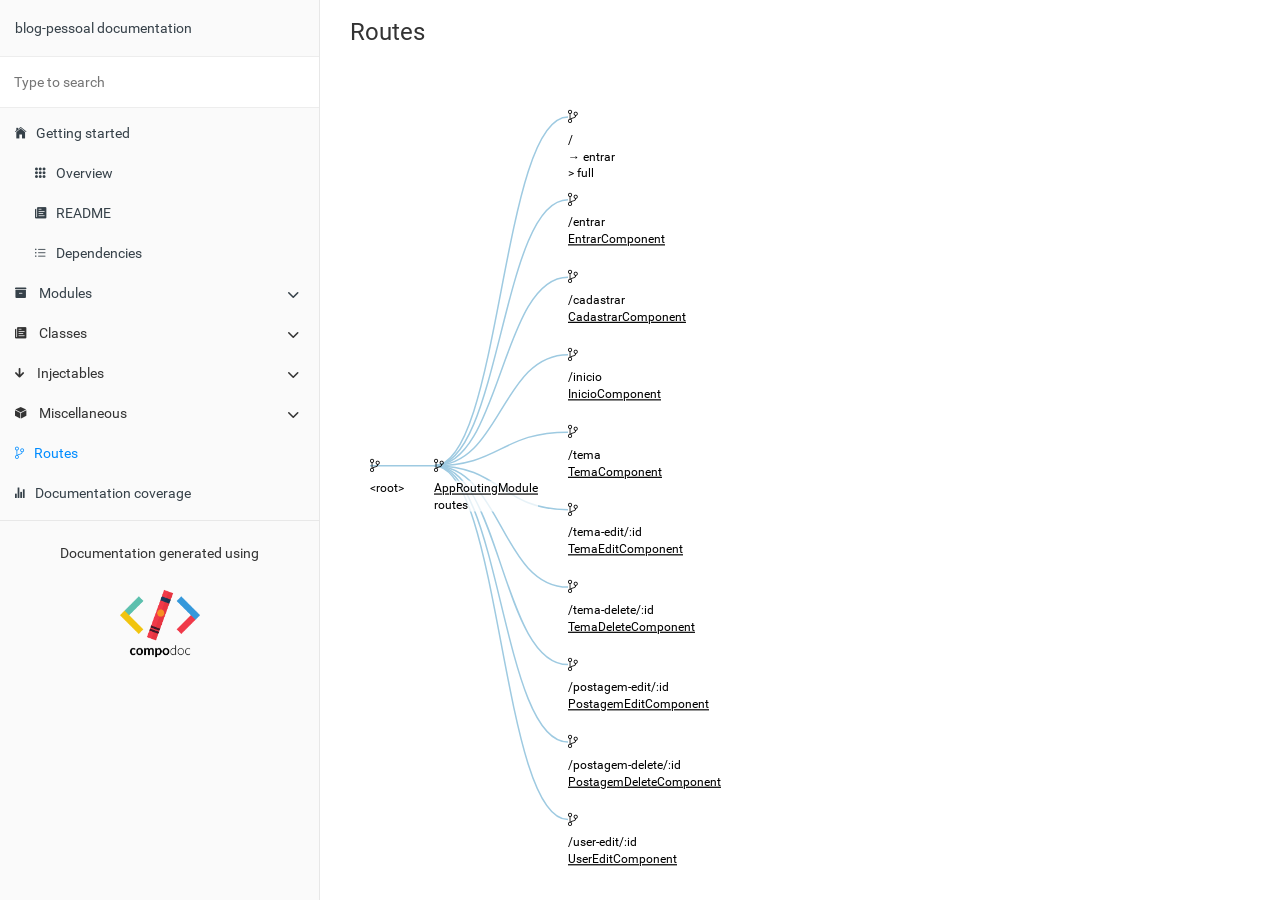
<file: documentation/routes.html>
<!doctype html>
<html class="no-js" lang="">
    <head>
        <meta charset="utf-8">
        <meta http-equiv="x-ua-compatible" content="ie=edge">
        <title>blog-pessoal documentation</title>
        <meta name="description" content="">
        <meta name="viewport" content="width=device-width, initial-scale=1">

        <link rel="icon" type="image/x-icon" href="./images/favicon.ico">
	      <link rel="stylesheet" href="./styles/style.css">
    </head>
    <body>

        <div class="navbar navbar-default navbar-fixed-top visible-xs">
            <a href="./" class="navbar-brand">blog-pessoal documentation</a>
            <button type="button" class="btn btn-default btn-menu ion-ios-menu" id="btn-menu"></button>
        </div>

        <div class="xs-menu menu" id="mobile-menu">
                <div id="book-search-input" role="search"><input type="text" placeholder="Type to search"></div>            <compodoc-menu></compodoc-menu>
        </div>

        <div class="container-fluid main">
           <div class="row main">
               <div class="hidden-xs menu">
                   <compodoc-menu mode="normal"></compodoc-menu>
               </div>
               <!-- START CONTENT -->
               <div class="content routes">
                   <div class="content-data">













<ol class="breadcrumb">
    <li>Routes</li>
</ol>

<div id="body-routes"></div>

<script src="./js/libs/d3.v3.min.js"></script>
<script src="./js/libs/innersvg.js"></script>

<script src="./js/routes/routes_index.js"></script>
<script src="./js/routes.js"></script>
                   




                   </div><div class="search-results">
    <div class="has-results">
        <h1 class="search-results-title"><span class='search-results-count'></span> result-matching "<span class='search-query'></span>"</h1>
        <ul class="search-results-list"></ul>
    </div>
    <div class="no-results">
        <h1 class="search-results-title">No results matching "<span class='search-query'></span>"</h1>
    </div>
</div>
</div>
               <!-- END CONTENT -->
           </div>
       </div>

       <script>
            var COMPODOC_CURRENT_PAGE_DEPTH = 0;
            var COMPODOC_CURRENT_PAGE_CONTEXT = 'routes';
            var COMPODOC_CURRENT_PAGE_URL = 'routes.html';
            var MAX_SEARCH_RESULTS = 15;
       </script>

       <script src="./js/libs/custom-elements.min.js"></script>
       <script src="./js/libs/lit-html.js"></script>
       <!-- Required to polyfill modern browsers as code is ES5 for IE... -->
       <script src="./js/libs/custom-elements-es5-adapter.js" charset="utf-8" defer></script>
       <script src="./js/menu-wc.js" defer></script>

       <script src="./js/libs/bootstrap-native.js"></script>

       <script src="./js/libs/es6-shim.min.js"></script>
       <script src="./js/libs/EventDispatcher.js"></script>
       <script src="./js/libs/promise.min.js"></script>
       <script src="./js/libs/zepto.min.js"></script>

       <script src="./js/compodoc.js"></script>

       <script src="./js/tabs.js"></script>
       <script src="./js/menu.js"></script>
       <script src="./js/libs/clipboard.min.js"></script>
       <script src="./js/libs/prism.js"></script>
       <script src="./js/sourceCode.js"></script>
          <script src="./js/search/search.js"></script>
          <script src="./js/search/lunr.min.js"></script>
          <script src="./js/search/search-lunr.js"></script>
          <script src="./js/search/search_index.js"></script>
       <script src="./js/lazy-load-graphs.js"></script>


    </body>
</html>
</file>
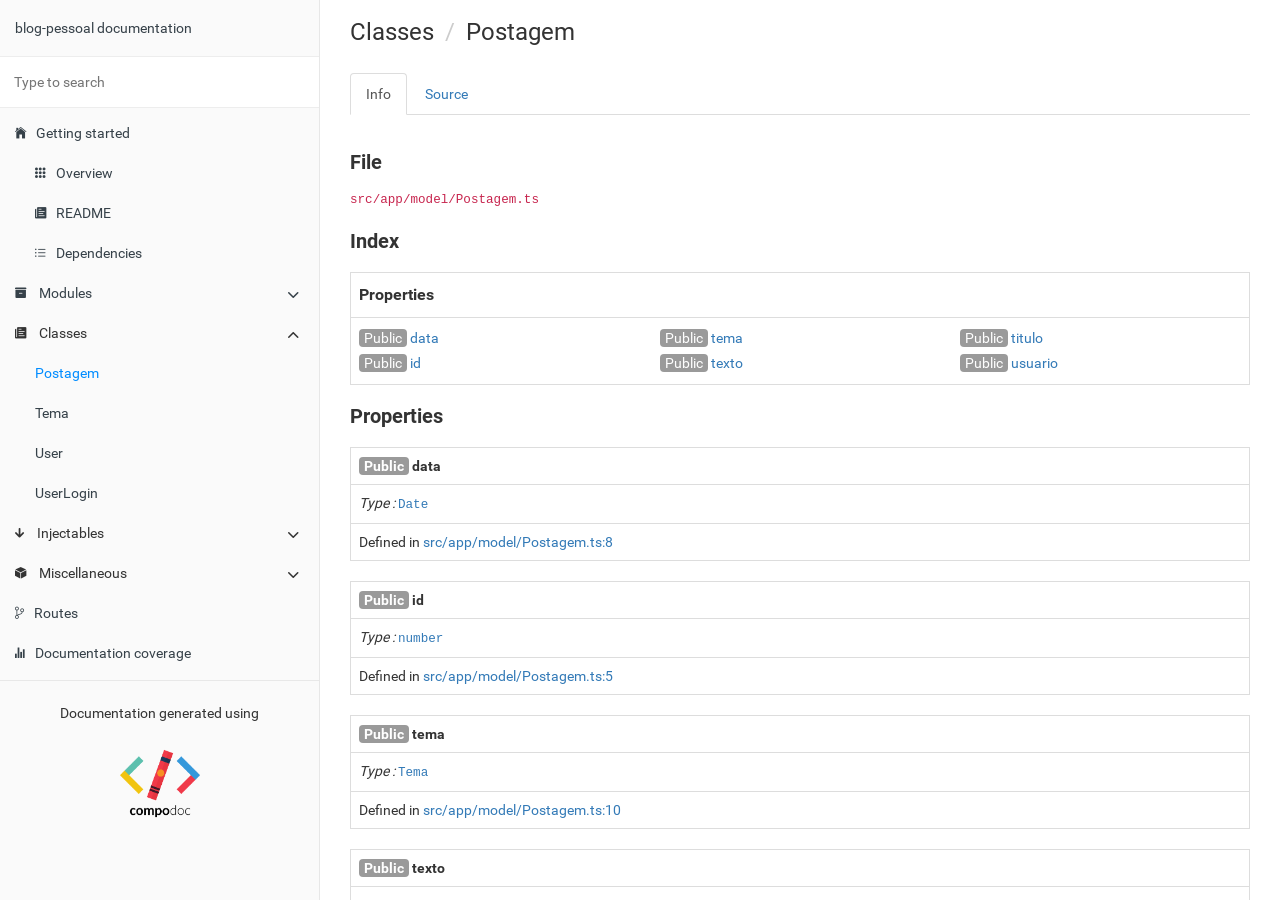
<file: documentation/classes/Postagem.html>
<!doctype html>
<html class="no-js" lang="">
    <head>
        <meta charset="utf-8">
        <meta http-equiv="x-ua-compatible" content="ie=edge">
        <title>blog-pessoal documentation</title>
        <meta name="description" content="">
        <meta name="viewport" content="width=device-width, initial-scale=1">

        <link rel="icon" type="image/x-icon" href="../images/favicon.ico">
	      <link rel="stylesheet" href="../styles/style.css">
    </head>
    <body>

        <div class="navbar navbar-default navbar-fixed-top visible-xs">
            <a href="../" class="navbar-brand">blog-pessoal documentation</a>
            <button type="button" class="btn btn-default btn-menu ion-ios-menu" id="btn-menu"></button>
        </div>

        <div class="xs-menu menu" id="mobile-menu">
                <div id="book-search-input" role="search"><input type="text" placeholder="Type to search"></div>            <compodoc-menu></compodoc-menu>
        </div>

        <div class="container-fluid main">
           <div class="row main">
               <div class="hidden-xs menu">
                   <compodoc-menu mode="normal"></compodoc-menu>
               </div>
               <!-- START CONTENT -->
               <div class="content class">
                   <div class="content-data">











<ol class="breadcrumb">
  <li>Classes</li>
  <li>Postagem</li>
</ol>

<ul class="nav nav-tabs" role="tablist">
        <li class="active">
            <a href="#info" role="tab" id="info-tab" data-toggle="tab" data-link="info">Info</a>
        </li>
        <li >
            <a href="#source" role="tab" id="source-tab" data-toggle="tab" data-link="source">Source</a>
        </li>
</ul>

<div class="tab-content">
    <div class="tab-pane fade active in" id="c-info">
        <p class="comment">
            <h3>File</h3>
        </p>
        <p class="comment">
            <code>src/app/model/Postagem.ts</code>
        </p>





            <section>
    <h3 id="index">Index</h3>
    <table class="table table-sm table-bordered index-table">
        <tbody>
                <tr>
                    <td class="col-md-4">
                        <h6><b>Properties</b></h6>
                    </td>
                </tr>
                <tr>
                    <td class="col-md-4">
                        <ul class="index-list">
                            <li>
                                    <span class="modifier">Public</span>
                                <a href="#data">data</a>
                            </li>
                            <li>
                                    <span class="modifier">Public</span>
                                <a href="#id">id</a>
                            </li>
                            <li>
                                    <span class="modifier">Public</span>
                                <a href="#tema">tema</a>
                            </li>
                            <li>
                                    <span class="modifier">Public</span>
                                <a href="#texto">texto</a>
                            </li>
                            <li>
                                    <span class="modifier">Public</span>
                                <a href="#titulo">titulo</a>
                            </li>
                            <li>
                                    <span class="modifier">Public</span>
                                <a href="#usuario">usuario</a>
                            </li>
                        </ul>
                    </td>
                </tr>






        </tbody>
    </table>
</section>


            <section>
    
        <h3 id="inputs">
            Properties
        </h3>
        <table class="table table-sm table-bordered">
            <tbody>
                <tr>
                    <td class="col-md-4">
                        <a name="data"></a>
                        <span class="name">
                            <b>
                                <span class="modifier">Public</span>
                            data</b>
                            <a href="#data"><span class="icon ion-ios-link"></span></a>
                        </span>
                    </td>
                </tr>
                    <tr>
                        <td class="col-md-4">
                            <i>Type : </i>        <code><a href="https://developer.mozilla.org/en-US/docs/Web/JavaScript/Reference/Global_Objects/Date" target="_blank" >Date</a></code>

                        </td>
                    </tr>
                        <tr>
                            <td class="col-md-4">
                                    <div class="io-line">Defined in <a href="" data-line="8" class="link-to-prism">src/app/model/Postagem.ts:8</a></div>
                            </td>
                        </tr>


            </tbody>
        </table>
        <table class="table table-sm table-bordered">
            <tbody>
                <tr>
                    <td class="col-md-4">
                        <a name="id"></a>
                        <span class="name">
                            <b>
                                <span class="modifier">Public</span>
                            id</b>
                            <a href="#id"><span class="icon ion-ios-link"></span></a>
                        </span>
                    </td>
                </tr>
                    <tr>
                        <td class="col-md-4">
                            <i>Type : </i>        <code><a href="https://developer.mozilla.org/en-US/docs/Web/JavaScript/Reference/Global_Objects/number" target="_blank" >number</a></code>

                        </td>
                    </tr>
                        <tr>
                            <td class="col-md-4">
                                    <div class="io-line">Defined in <a href="" data-line="5" class="link-to-prism">src/app/model/Postagem.ts:5</a></div>
                            </td>
                        </tr>


            </tbody>
        </table>
        <table class="table table-sm table-bordered">
            <tbody>
                <tr>
                    <td class="col-md-4">
                        <a name="tema"></a>
                        <span class="name">
                            <b>
                                <span class="modifier">Public</span>
                            tema</b>
                            <a href="#tema"><span class="icon ion-ios-link"></span></a>
                        </span>
                    </td>
                </tr>
                    <tr>
                        <td class="col-md-4">
                            <i>Type : </i>        <code><a href="../classes/Tema.html" target="_self" >Tema</a></code>

                        </td>
                    </tr>
                        <tr>
                            <td class="col-md-4">
                                    <div class="io-line">Defined in <a href="" data-line="10" class="link-to-prism">src/app/model/Postagem.ts:10</a></div>
                            </td>
                        </tr>


            </tbody>
        </table>
        <table class="table table-sm table-bordered">
            <tbody>
                <tr>
                    <td class="col-md-4">
                        <a name="texto"></a>
                        <span class="name">
                            <b>
                                <span class="modifier">Public</span>
                            texto</b>
                            <a href="#texto"><span class="icon ion-ios-link"></span></a>
                        </span>
                    </td>
                </tr>
                    <tr>
                        <td class="col-md-4">
                            <i>Type : </i>        <code><a href="https://developer.mozilla.org/en-US/docs/Web/JavaScript/Reference/Global_Objects/string" target="_blank" >string</a></code>

                        </td>
                    </tr>
                        <tr>
                            <td class="col-md-4">
                                    <div class="io-line">Defined in <a href="" data-line="7" class="link-to-prism">src/app/model/Postagem.ts:7</a></div>
                            </td>
                        </tr>


            </tbody>
        </table>
        <table class="table table-sm table-bordered">
            <tbody>
                <tr>
                    <td class="col-md-4">
                        <a name="titulo"></a>
                        <span class="name">
                            <b>
                                <span class="modifier">Public</span>
                            titulo</b>
                            <a href="#titulo"><span class="icon ion-ios-link"></span></a>
                        </span>
                    </td>
                </tr>
                    <tr>
                        <td class="col-md-4">
                            <i>Type : </i>        <code><a href="https://developer.mozilla.org/en-US/docs/Web/JavaScript/Reference/Global_Objects/string" target="_blank" >string</a></code>

                        </td>
                    </tr>
                        <tr>
                            <td class="col-md-4">
                                    <div class="io-line">Defined in <a href="" data-line="6" class="link-to-prism">src/app/model/Postagem.ts:6</a></div>
                            </td>
                        </tr>


            </tbody>
        </table>
        <table class="table table-sm table-bordered">
            <tbody>
                <tr>
                    <td class="col-md-4">
                        <a name="usuario"></a>
                        <span class="name">
                            <b>
                                <span class="modifier">Public</span>
                            usuario</b>
                            <a href="#usuario"><span class="icon ion-ios-link"></span></a>
                        </span>
                    </td>
                </tr>
                    <tr>
                        <td class="col-md-4">
                            <i>Type : </i>        <code><a href="../classes/User.html" target="_self" >User</a></code>

                        </td>
                    </tr>
                        <tr>
                            <td class="col-md-4">
                                    <div class="io-line">Defined in <a href="" data-line="9" class="link-to-prism">src/app/model/Postagem.ts:9</a></div>
                            </td>
                        </tr>


            </tbody>
        </table>
</section>







    </div>


    <div class="tab-pane fade  tab-source-code" id="c-source">
        <pre class="line-numbers compodoc-sourcecode"><code class="language-typescript">import { Tema } from &#x27;./Tema&#x27;;
import { User } from &#x27;./User&#x27;;

export class Postagem{
  public id: number
  public titulo: string
  public texto: string
  public data: Date
  public usuario: User
  public tema: Tema
}
</code></pre>
    </div>
</div>



                   




                   </div><div class="search-results">
    <div class="has-results">
        <h1 class="search-results-title"><span class='search-results-count'></span> result-matching "<span class='search-query'></span>"</h1>
        <ul class="search-results-list"></ul>
    </div>
    <div class="no-results">
        <h1 class="search-results-title">No results matching "<span class='search-query'></span>"</h1>
    </div>
</div>
</div>
               <!-- END CONTENT -->
           </div>
       </div>

       <script>
            var COMPODOC_CURRENT_PAGE_DEPTH = 1;
            var COMPODOC_CURRENT_PAGE_CONTEXT = 'class';
            var COMPODOC_CURRENT_PAGE_URL = 'Postagem.html';
            var MAX_SEARCH_RESULTS = 15;
       </script>

       <script src="../js/libs/custom-elements.min.js"></script>
       <script src="../js/libs/lit-html.js"></script>
       <!-- Required to polyfill modern browsers as code is ES5 for IE... -->
       <script src="../js/libs/custom-elements-es5-adapter.js" charset="utf-8" defer></script>
       <script src="../js/menu-wc.js" defer></script>

       <script src="../js/libs/bootstrap-native.js"></script>

       <script src="../js/libs/es6-shim.min.js"></script>
       <script src="../js/libs/EventDispatcher.js"></script>
       <script src="../js/libs/promise.min.js"></script>
       <script src="../js/libs/zepto.min.js"></script>

       <script src="../js/compodoc.js"></script>

       <script src="../js/tabs.js"></script>
       <script src="../js/menu.js"></script>
       <script src="../js/libs/clipboard.min.js"></script>
       <script src="../js/libs/prism.js"></script>
       <script src="../js/sourceCode.js"></script>
          <script src="../js/search/search.js"></script>
          <script src="../js/search/lunr.min.js"></script>
          <script src="../js/search/search-lunr.js"></script>
          <script src="../js/search/search_index.js"></script>
       <script src="../js/lazy-load-graphs.js"></script>


    </body>
</html>
</file>
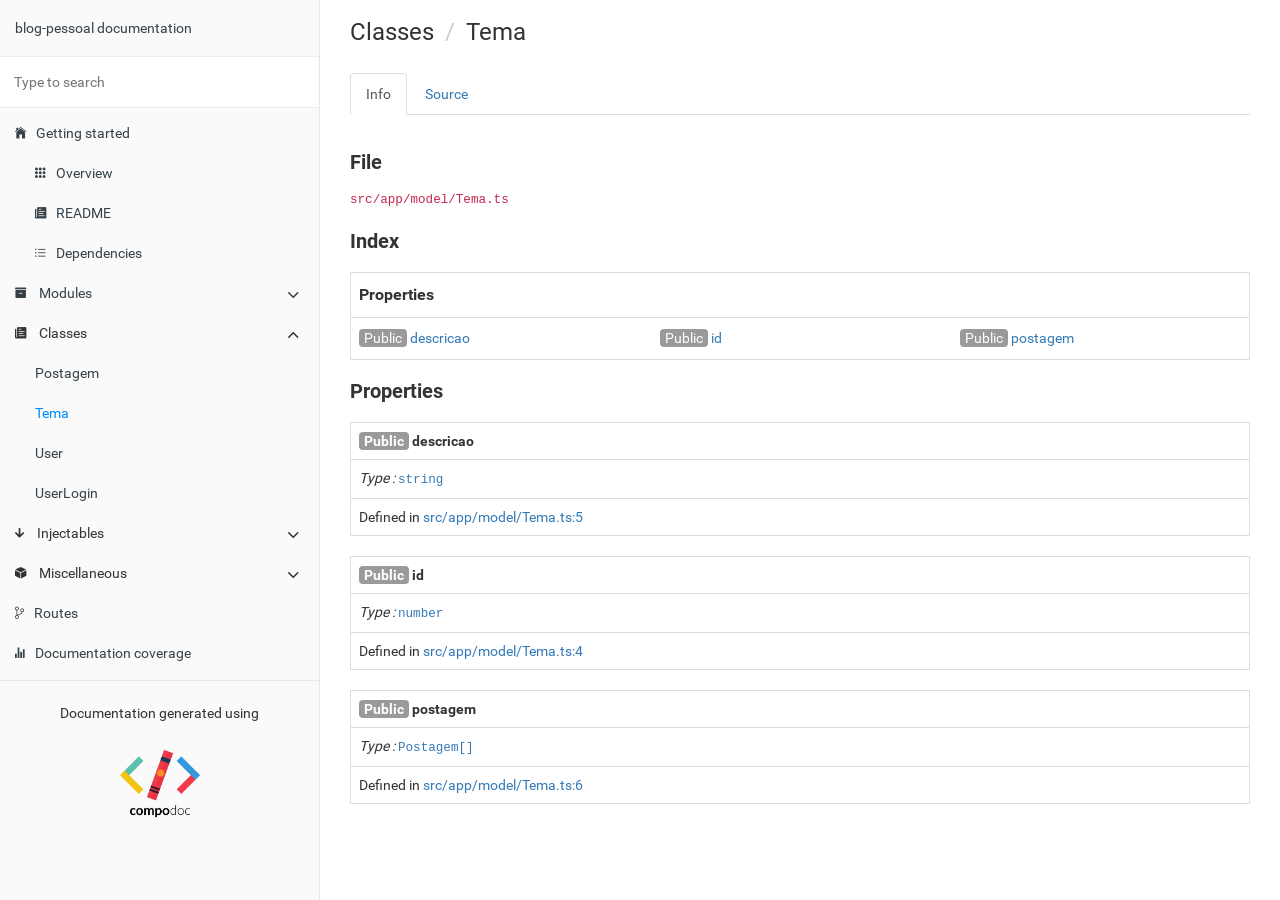
<file: documentation/classes/Tema.html>
<!doctype html>
<html class="no-js" lang="">
    <head>
        <meta charset="utf-8">
        <meta http-equiv="x-ua-compatible" content="ie=edge">
        <title>blog-pessoal documentation</title>
        <meta name="description" content="">
        <meta name="viewport" content="width=device-width, initial-scale=1">

        <link rel="icon" type="image/x-icon" href="../images/favicon.ico">
	      <link rel="stylesheet" href="../styles/style.css">
    </head>
    <body>

        <div class="navbar navbar-default navbar-fixed-top visible-xs">
            <a href="../" class="navbar-brand">blog-pessoal documentation</a>
            <button type="button" class="btn btn-default btn-menu ion-ios-menu" id="btn-menu"></button>
        </div>

        <div class="xs-menu menu" id="mobile-menu">
                <div id="book-search-input" role="search"><input type="text" placeholder="Type to search"></div>            <compodoc-menu></compodoc-menu>
        </div>

        <div class="container-fluid main">
           <div class="row main">
               <div class="hidden-xs menu">
                   <compodoc-menu mode="normal"></compodoc-menu>
               </div>
               <!-- START CONTENT -->
               <div class="content class">
                   <div class="content-data">











<ol class="breadcrumb">
  <li>Classes</li>
  <li>Tema</li>
</ol>

<ul class="nav nav-tabs" role="tablist">
        <li class="active">
            <a href="#info" role="tab" id="info-tab" data-toggle="tab" data-link="info">Info</a>
        </li>
        <li >
            <a href="#source" role="tab" id="source-tab" data-toggle="tab" data-link="source">Source</a>
        </li>
</ul>

<div class="tab-content">
    <div class="tab-pane fade active in" id="c-info">
        <p class="comment">
            <h3>File</h3>
        </p>
        <p class="comment">
            <code>src/app/model/Tema.ts</code>
        </p>





            <section>
    <h3 id="index">Index</h3>
    <table class="table table-sm table-bordered index-table">
        <tbody>
                <tr>
                    <td class="col-md-4">
                        <h6><b>Properties</b></h6>
                    </td>
                </tr>
                <tr>
                    <td class="col-md-4">
                        <ul class="index-list">
                            <li>
                                    <span class="modifier">Public</span>
                                <a href="#descricao">descricao</a>
                            </li>
                            <li>
                                    <span class="modifier">Public</span>
                                <a href="#id">id</a>
                            </li>
                            <li>
                                    <span class="modifier">Public</span>
                                <a href="#postagem">postagem</a>
                            </li>
                        </ul>
                    </td>
                </tr>






        </tbody>
    </table>
</section>


            <section>
    
        <h3 id="inputs">
            Properties
        </h3>
        <table class="table table-sm table-bordered">
            <tbody>
                <tr>
                    <td class="col-md-4">
                        <a name="descricao"></a>
                        <span class="name">
                            <b>
                                <span class="modifier">Public</span>
                            descricao</b>
                            <a href="#descricao"><span class="icon ion-ios-link"></span></a>
                        </span>
                    </td>
                </tr>
                    <tr>
                        <td class="col-md-4">
                            <i>Type : </i>        <code><a href="https://developer.mozilla.org/en-US/docs/Web/JavaScript/Reference/Global_Objects/string" target="_blank" >string</a></code>

                        </td>
                    </tr>
                        <tr>
                            <td class="col-md-4">
                                    <div class="io-line">Defined in <a href="" data-line="5" class="link-to-prism">src/app/model/Tema.ts:5</a></div>
                            </td>
                        </tr>


            </tbody>
        </table>
        <table class="table table-sm table-bordered">
            <tbody>
                <tr>
                    <td class="col-md-4">
                        <a name="id"></a>
                        <span class="name">
                            <b>
                                <span class="modifier">Public</span>
                            id</b>
                            <a href="#id"><span class="icon ion-ios-link"></span></a>
                        </span>
                    </td>
                </tr>
                    <tr>
                        <td class="col-md-4">
                            <i>Type : </i>        <code><a href="https://developer.mozilla.org/en-US/docs/Web/JavaScript/Reference/Global_Objects/number" target="_blank" >number</a></code>

                        </td>
                    </tr>
                        <tr>
                            <td class="col-md-4">
                                    <div class="io-line">Defined in <a href="" data-line="4" class="link-to-prism">src/app/model/Tema.ts:4</a></div>
                            </td>
                        </tr>


            </tbody>
        </table>
        <table class="table table-sm table-bordered">
            <tbody>
                <tr>
                    <td class="col-md-4">
                        <a name="postagem"></a>
                        <span class="name">
                            <b>
                                <span class="modifier">Public</span>
                            postagem</b>
                            <a href="#postagem"><span class="icon ion-ios-link"></span></a>
                        </span>
                    </td>
                </tr>
                    <tr>
                        <td class="col-md-4">
                            <i>Type : </i>        <code><a href="../classes/Postagem.html" target="_self" >Postagem[]</a></code>

                        </td>
                    </tr>
                        <tr>
                            <td class="col-md-4">
                                    <div class="io-line">Defined in <a href="" data-line="6" class="link-to-prism">src/app/model/Tema.ts:6</a></div>
                            </td>
                        </tr>


            </tbody>
        </table>
</section>







    </div>


    <div class="tab-pane fade  tab-source-code" id="c-source">
        <pre class="line-numbers compodoc-sourcecode"><code class="language-typescript">import { Postagem } from &#x27;./Postagem&#x27;;

export class Tema{
  public id: number
  public descricao: string
  public postagem: Postagem[]
}
</code></pre>
    </div>
</div>



                   




                   </div><div class="search-results">
    <div class="has-results">
        <h1 class="search-results-title"><span class='search-results-count'></span> result-matching "<span class='search-query'></span>"</h1>
        <ul class="search-results-list"></ul>
    </div>
    <div class="no-results">
        <h1 class="search-results-title">No results matching "<span class='search-query'></span>"</h1>
    </div>
</div>
</div>
               <!-- END CONTENT -->
           </div>
       </div>

       <script>
            var COMPODOC_CURRENT_PAGE_DEPTH = 1;
            var COMPODOC_CURRENT_PAGE_CONTEXT = 'class';
            var COMPODOC_CURRENT_PAGE_URL = 'Tema.html';
            var MAX_SEARCH_RESULTS = 15;
       </script>

       <script src="../js/libs/custom-elements.min.js"></script>
       <script src="../js/libs/lit-html.js"></script>
       <!-- Required to polyfill modern browsers as code is ES5 for IE... -->
       <script src="../js/libs/custom-elements-es5-adapter.js" charset="utf-8" defer></script>
       <script src="../js/menu-wc.js" defer></script>

       <script src="../js/libs/bootstrap-native.js"></script>

       <script src="../js/libs/es6-shim.min.js"></script>
       <script src="../js/libs/EventDispatcher.js"></script>
       <script src="../js/libs/promise.min.js"></script>
       <script src="../js/libs/zepto.min.js"></script>

       <script src="../js/compodoc.js"></script>

       <script src="../js/tabs.js"></script>
       <script src="../js/menu.js"></script>
       <script src="../js/libs/clipboard.min.js"></script>
       <script src="../js/libs/prism.js"></script>
       <script src="../js/sourceCode.js"></script>
          <script src="../js/search/search.js"></script>
          <script src="../js/search/lunr.min.js"></script>
          <script src="../js/search/search-lunr.js"></script>
          <script src="../js/search/search_index.js"></script>
       <script src="../js/lazy-load-graphs.js"></script>


    </body>
</html>
</file>
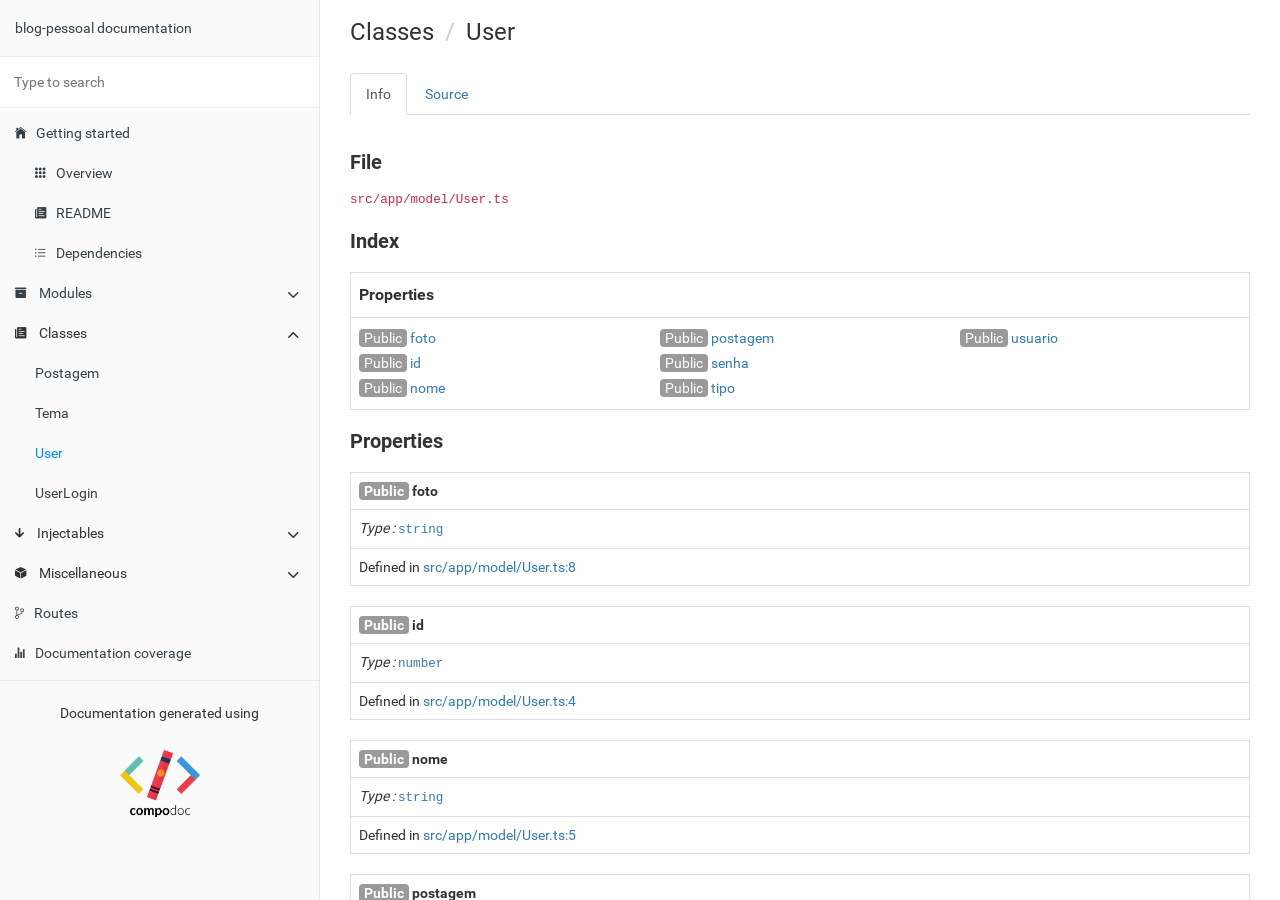
<file: documentation/classes/User.html>
<!doctype html>
<html class="no-js" lang="">
    <head>
        <meta charset="utf-8">
        <meta http-equiv="x-ua-compatible" content="ie=edge">
        <title>blog-pessoal documentation</title>
        <meta name="description" content="">
        <meta name="viewport" content="width=device-width, initial-scale=1">

        <link rel="icon" type="image/x-icon" href="../images/favicon.ico">
	      <link rel="stylesheet" href="../styles/style.css">
    </head>
    <body>

        <div class="navbar navbar-default navbar-fixed-top visible-xs">
            <a href="../" class="navbar-brand">blog-pessoal documentation</a>
            <button type="button" class="btn btn-default btn-menu ion-ios-menu" id="btn-menu"></button>
        </div>

        <div class="xs-menu menu" id="mobile-menu">
                <div id="book-search-input" role="search"><input type="text" placeholder="Type to search"></div>            <compodoc-menu></compodoc-menu>
        </div>

        <div class="container-fluid main">
           <div class="row main">
               <div class="hidden-xs menu">
                   <compodoc-menu mode="normal"></compodoc-menu>
               </div>
               <!-- START CONTENT -->
               <div class="content class">
                   <div class="content-data">











<ol class="breadcrumb">
  <li>Classes</li>
  <li>User</li>
</ol>

<ul class="nav nav-tabs" role="tablist">
        <li class="active">
            <a href="#info" role="tab" id="info-tab" data-toggle="tab" data-link="info">Info</a>
        </li>
        <li >
            <a href="#source" role="tab" id="source-tab" data-toggle="tab" data-link="source">Source</a>
        </li>
</ul>

<div class="tab-content">
    <div class="tab-pane fade active in" id="c-info">
        <p class="comment">
            <h3>File</h3>
        </p>
        <p class="comment">
            <code>src/app/model/User.ts</code>
        </p>





            <section>
    <h3 id="index">Index</h3>
    <table class="table table-sm table-bordered index-table">
        <tbody>
                <tr>
                    <td class="col-md-4">
                        <h6><b>Properties</b></h6>
                    </td>
                </tr>
                <tr>
                    <td class="col-md-4">
                        <ul class="index-list">
                            <li>
                                    <span class="modifier">Public</span>
                                <a href="#foto">foto</a>
                            </li>
                            <li>
                                    <span class="modifier">Public</span>
                                <a href="#id">id</a>
                            </li>
                            <li>
                                    <span class="modifier">Public</span>
                                <a href="#nome">nome</a>
                            </li>
                            <li>
                                    <span class="modifier">Public</span>
                                <a href="#postagem">postagem</a>
                            </li>
                            <li>
                                    <span class="modifier">Public</span>
                                <a href="#senha">senha</a>
                            </li>
                            <li>
                                    <span class="modifier">Public</span>
                                <a href="#tipo">tipo</a>
                            </li>
                            <li>
                                    <span class="modifier">Public</span>
                                <a href="#usuario">usuario</a>
                            </li>
                        </ul>
                    </td>
                </tr>






        </tbody>
    </table>
</section>


            <section>
    
        <h3 id="inputs">
            Properties
        </h3>
        <table class="table table-sm table-bordered">
            <tbody>
                <tr>
                    <td class="col-md-4">
                        <a name="foto"></a>
                        <span class="name">
                            <b>
                                <span class="modifier">Public</span>
                            foto</b>
                            <a href="#foto"><span class="icon ion-ios-link"></span></a>
                        </span>
                    </td>
                </tr>
                    <tr>
                        <td class="col-md-4">
                            <i>Type : </i>        <code><a href="https://developer.mozilla.org/en-US/docs/Web/JavaScript/Reference/Global_Objects/string" target="_blank" >string</a></code>

                        </td>
                    </tr>
                        <tr>
                            <td class="col-md-4">
                                    <div class="io-line">Defined in <a href="" data-line="8" class="link-to-prism">src/app/model/User.ts:8</a></div>
                            </td>
                        </tr>


            </tbody>
        </table>
        <table class="table table-sm table-bordered">
            <tbody>
                <tr>
                    <td class="col-md-4">
                        <a name="id"></a>
                        <span class="name">
                            <b>
                                <span class="modifier">Public</span>
                            id</b>
                            <a href="#id"><span class="icon ion-ios-link"></span></a>
                        </span>
                    </td>
                </tr>
                    <tr>
                        <td class="col-md-4">
                            <i>Type : </i>        <code><a href="https://developer.mozilla.org/en-US/docs/Web/JavaScript/Reference/Global_Objects/number" target="_blank" >number</a></code>

                        </td>
                    </tr>
                        <tr>
                            <td class="col-md-4">
                                    <div class="io-line">Defined in <a href="" data-line="4" class="link-to-prism">src/app/model/User.ts:4</a></div>
                            </td>
                        </tr>


            </tbody>
        </table>
        <table class="table table-sm table-bordered">
            <tbody>
                <tr>
                    <td class="col-md-4">
                        <a name="nome"></a>
                        <span class="name">
                            <b>
                                <span class="modifier">Public</span>
                            nome</b>
                            <a href="#nome"><span class="icon ion-ios-link"></span></a>
                        </span>
                    </td>
                </tr>
                    <tr>
                        <td class="col-md-4">
                            <i>Type : </i>        <code><a href="https://developer.mozilla.org/en-US/docs/Web/JavaScript/Reference/Global_Objects/string" target="_blank" >string</a></code>

                        </td>
                    </tr>
                        <tr>
                            <td class="col-md-4">
                                    <div class="io-line">Defined in <a href="" data-line="5" class="link-to-prism">src/app/model/User.ts:5</a></div>
                            </td>
                        </tr>


            </tbody>
        </table>
        <table class="table table-sm table-bordered">
            <tbody>
                <tr>
                    <td class="col-md-4">
                        <a name="postagem"></a>
                        <span class="name">
                            <b>
                                <span class="modifier">Public</span>
                            postagem</b>
                            <a href="#postagem"><span class="icon ion-ios-link"></span></a>
                        </span>
                    </td>
                </tr>
                    <tr>
                        <td class="col-md-4">
                            <i>Type : </i>        <code><a href="../classes/Postagem.html" target="_self" >Postagem[]</a></code>

                        </td>
                    </tr>
                        <tr>
                            <td class="col-md-4">
                                    <div class="io-line">Defined in <a href="" data-line="10" class="link-to-prism">src/app/model/User.ts:10</a></div>
                            </td>
                        </tr>


            </tbody>
        </table>
        <table class="table table-sm table-bordered">
            <tbody>
                <tr>
                    <td class="col-md-4">
                        <a name="senha"></a>
                        <span class="name">
                            <b>
                                <span class="modifier">Public</span>
                            senha</b>
                            <a href="#senha"><span class="icon ion-ios-link"></span></a>
                        </span>
                    </td>
                </tr>
                    <tr>
                        <td class="col-md-4">
                            <i>Type : </i>        <code><a href="https://developer.mozilla.org/en-US/docs/Web/JavaScript/Reference/Global_Objects/string" target="_blank" >string</a></code>

                        </td>
                    </tr>
                        <tr>
                            <td class="col-md-4">
                                    <div class="io-line">Defined in <a href="" data-line="7" class="link-to-prism">src/app/model/User.ts:7</a></div>
                            </td>
                        </tr>


            </tbody>
        </table>
        <table class="table table-sm table-bordered">
            <tbody>
                <tr>
                    <td class="col-md-4">
                        <a name="tipo"></a>
                        <span class="name">
                            <b>
                                <span class="modifier">Public</span>
                            tipo</b>
                            <a href="#tipo"><span class="icon ion-ios-link"></span></a>
                        </span>
                    </td>
                </tr>
                    <tr>
                        <td class="col-md-4">
                            <i>Type : </i>        <code><a href="https://developer.mozilla.org/en-US/docs/Web/JavaScript/Reference/Global_Objects/string" target="_blank" >string</a></code>

                        </td>
                    </tr>
                        <tr>
                            <td class="col-md-4">
                                    <div class="io-line">Defined in <a href="" data-line="9" class="link-to-prism">src/app/model/User.ts:9</a></div>
                            </td>
                        </tr>


            </tbody>
        </table>
        <table class="table table-sm table-bordered">
            <tbody>
                <tr>
                    <td class="col-md-4">
                        <a name="usuario"></a>
                        <span class="name">
                            <b>
                                <span class="modifier">Public</span>
                            usuario</b>
                            <a href="#usuario"><span class="icon ion-ios-link"></span></a>
                        </span>
                    </td>
                </tr>
                    <tr>
                        <td class="col-md-4">
                            <i>Type : </i>        <code><a href="https://developer.mozilla.org/en-US/docs/Web/JavaScript/Reference/Global_Objects/string" target="_blank" >string</a></code>

                        </td>
                    </tr>
                        <tr>
                            <td class="col-md-4">
                                    <div class="io-line">Defined in <a href="" data-line="6" class="link-to-prism">src/app/model/User.ts:6</a></div>
                            </td>
                        </tr>


            </tbody>
        </table>
</section>







    </div>


    <div class="tab-pane fade  tab-source-code" id="c-source">
        <pre class="line-numbers compodoc-sourcecode"><code class="language-typescript">import { Postagem } from &#x27;./Postagem&#x27;;

export class User{
  public id: number
  public nome: string
  public usuario: string
  public senha: string
  public foto: string
  public tipo: string
  public postagem: Postagem[]
}
</code></pre>
    </div>
</div>



                   




                   </div><div class="search-results">
    <div class="has-results">
        <h1 class="search-results-title"><span class='search-results-count'></span> result-matching "<span class='search-query'></span>"</h1>
        <ul class="search-results-list"></ul>
    </div>
    <div class="no-results">
        <h1 class="search-results-title">No results matching "<span class='search-query'></span>"</h1>
    </div>
</div>
</div>
               <!-- END CONTENT -->
           </div>
       </div>

       <script>
            var COMPODOC_CURRENT_PAGE_DEPTH = 1;
            var COMPODOC_CURRENT_PAGE_CONTEXT = 'class';
            var COMPODOC_CURRENT_PAGE_URL = 'User.html';
            var MAX_SEARCH_RESULTS = 15;
       </script>

       <script src="../js/libs/custom-elements.min.js"></script>
       <script src="../js/libs/lit-html.js"></script>
       <!-- Required to polyfill modern browsers as code is ES5 for IE... -->
       <script src="../js/libs/custom-elements-es5-adapter.js" charset="utf-8" defer></script>
       <script src="../js/menu-wc.js" defer></script>

       <script src="../js/libs/bootstrap-native.js"></script>

       <script src="../js/libs/es6-shim.min.js"></script>
       <script src="../js/libs/EventDispatcher.js"></script>
       <script src="../js/libs/promise.min.js"></script>
       <script src="../js/libs/zepto.min.js"></script>

       <script src="../js/compodoc.js"></script>

       <script src="../js/tabs.js"></script>
       <script src="../js/menu.js"></script>
       <script src="../js/libs/clipboard.min.js"></script>
       <script src="../js/libs/prism.js"></script>
       <script src="../js/sourceCode.js"></script>
          <script src="../js/search/search.js"></script>
          <script src="../js/search/lunr.min.js"></script>
          <script src="../js/search/search-lunr.js"></script>
          <script src="../js/search/search_index.js"></script>
       <script src="../js/lazy-load-graphs.js"></script>


    </body>
</html>
</file>
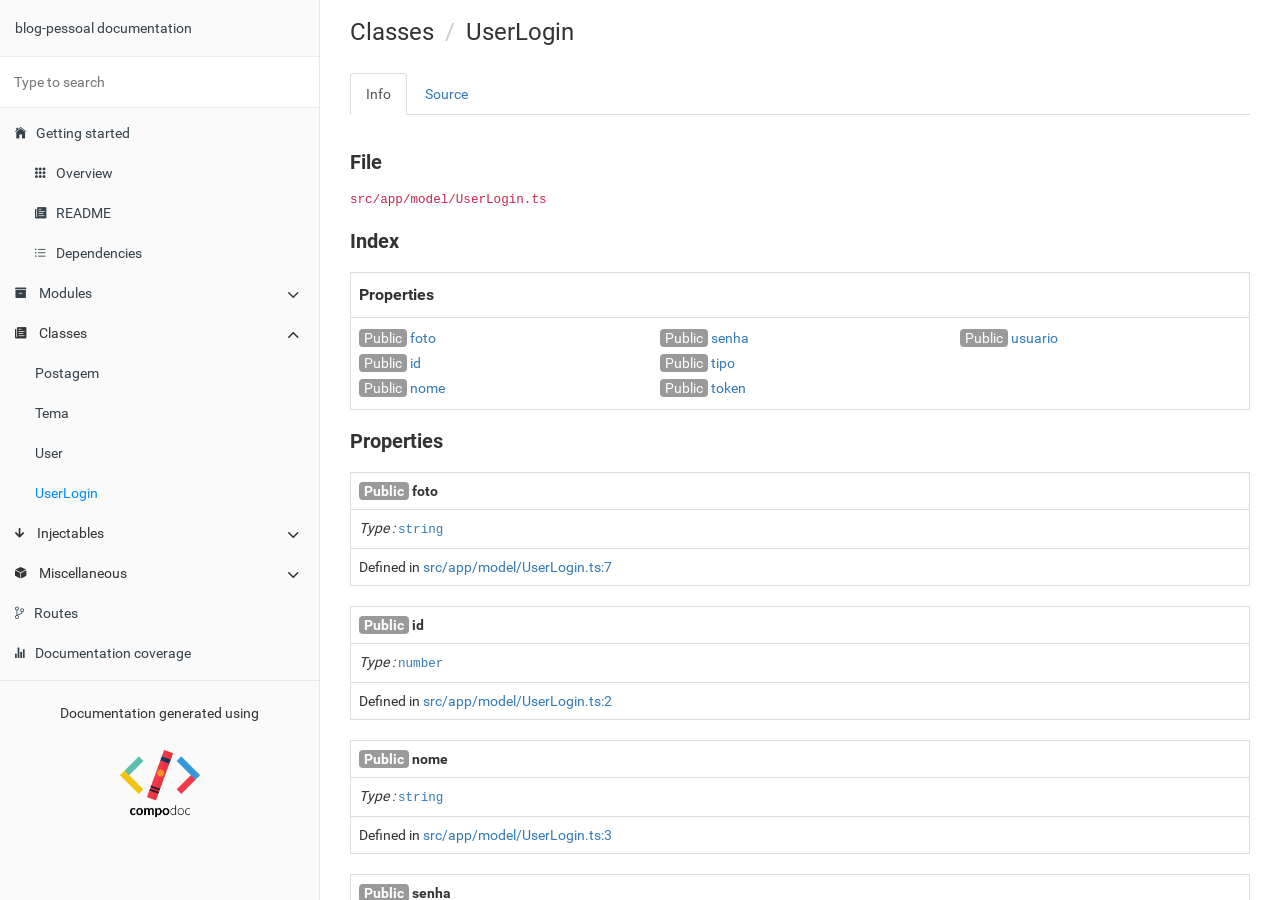
<file: documentation/classes/UserLogin.html>
<!doctype html>
<html class="no-js" lang="">
    <head>
        <meta charset="utf-8">
        <meta http-equiv="x-ua-compatible" content="ie=edge">
        <title>blog-pessoal documentation</title>
        <meta name="description" content="">
        <meta name="viewport" content="width=device-width, initial-scale=1">

        <link rel="icon" type="image/x-icon" href="../images/favicon.ico">
	      <link rel="stylesheet" href="../styles/style.css">
    </head>
    <body>

        <div class="navbar navbar-default navbar-fixed-top visible-xs">
            <a href="../" class="navbar-brand">blog-pessoal documentation</a>
            <button type="button" class="btn btn-default btn-menu ion-ios-menu" id="btn-menu"></button>
        </div>

        <div class="xs-menu menu" id="mobile-menu">
                <div id="book-search-input" role="search"><input type="text" placeholder="Type to search"></div>            <compodoc-menu></compodoc-menu>
        </div>

        <div class="container-fluid main">
           <div class="row main">
               <div class="hidden-xs menu">
                   <compodoc-menu mode="normal"></compodoc-menu>
               </div>
               <!-- START CONTENT -->
               <div class="content class">
                   <div class="content-data">











<ol class="breadcrumb">
  <li>Classes</li>
  <li>UserLogin</li>
</ol>

<ul class="nav nav-tabs" role="tablist">
        <li class="active">
            <a href="#info" role="tab" id="info-tab" data-toggle="tab" data-link="info">Info</a>
        </li>
        <li >
            <a href="#source" role="tab" id="source-tab" data-toggle="tab" data-link="source">Source</a>
        </li>
</ul>

<div class="tab-content">
    <div class="tab-pane fade active in" id="c-info">
        <p class="comment">
            <h3>File</h3>
        </p>
        <p class="comment">
            <code>src/app/model/UserLogin.ts</code>
        </p>





            <section>
    <h3 id="index">Index</h3>
    <table class="table table-sm table-bordered index-table">
        <tbody>
                <tr>
                    <td class="col-md-4">
                        <h6><b>Properties</b></h6>
                    </td>
                </tr>
                <tr>
                    <td class="col-md-4">
                        <ul class="index-list">
                            <li>
                                    <span class="modifier">Public</span>
                                <a href="#foto">foto</a>
                            </li>
                            <li>
                                    <span class="modifier">Public</span>
                                <a href="#id">id</a>
                            </li>
                            <li>
                                    <span class="modifier">Public</span>
                                <a href="#nome">nome</a>
                            </li>
                            <li>
                                    <span class="modifier">Public</span>
                                <a href="#senha">senha</a>
                            </li>
                            <li>
                                    <span class="modifier">Public</span>
                                <a href="#tipo">tipo</a>
                            </li>
                            <li>
                                    <span class="modifier">Public</span>
                                <a href="#token">token</a>
                            </li>
                            <li>
                                    <span class="modifier">Public</span>
                                <a href="#usuario">usuario</a>
                            </li>
                        </ul>
                    </td>
                </tr>






        </tbody>
    </table>
</section>


            <section>
    
        <h3 id="inputs">
            Properties
        </h3>
        <table class="table table-sm table-bordered">
            <tbody>
                <tr>
                    <td class="col-md-4">
                        <a name="foto"></a>
                        <span class="name">
                            <b>
                                <span class="modifier">Public</span>
                            foto</b>
                            <a href="#foto"><span class="icon ion-ios-link"></span></a>
                        </span>
                    </td>
                </tr>
                    <tr>
                        <td class="col-md-4">
                            <i>Type : </i>        <code><a href="https://developer.mozilla.org/en-US/docs/Web/JavaScript/Reference/Global_Objects/string" target="_blank" >string</a></code>

                        </td>
                    </tr>
                        <tr>
                            <td class="col-md-4">
                                    <div class="io-line">Defined in <a href="" data-line="7" class="link-to-prism">src/app/model/UserLogin.ts:7</a></div>
                            </td>
                        </tr>


            </tbody>
        </table>
        <table class="table table-sm table-bordered">
            <tbody>
                <tr>
                    <td class="col-md-4">
                        <a name="id"></a>
                        <span class="name">
                            <b>
                                <span class="modifier">Public</span>
                            id</b>
                            <a href="#id"><span class="icon ion-ios-link"></span></a>
                        </span>
                    </td>
                </tr>
                    <tr>
                        <td class="col-md-4">
                            <i>Type : </i>        <code><a href="https://developer.mozilla.org/en-US/docs/Web/JavaScript/Reference/Global_Objects/number" target="_blank" >number</a></code>

                        </td>
                    </tr>
                        <tr>
                            <td class="col-md-4">
                                    <div class="io-line">Defined in <a href="" data-line="2" class="link-to-prism">src/app/model/UserLogin.ts:2</a></div>
                            </td>
                        </tr>


            </tbody>
        </table>
        <table class="table table-sm table-bordered">
            <tbody>
                <tr>
                    <td class="col-md-4">
                        <a name="nome"></a>
                        <span class="name">
                            <b>
                                <span class="modifier">Public</span>
                            nome</b>
                            <a href="#nome"><span class="icon ion-ios-link"></span></a>
                        </span>
                    </td>
                </tr>
                    <tr>
                        <td class="col-md-4">
                            <i>Type : </i>        <code><a href="https://developer.mozilla.org/en-US/docs/Web/JavaScript/Reference/Global_Objects/string" target="_blank" >string</a></code>

                        </td>
                    </tr>
                        <tr>
                            <td class="col-md-4">
                                    <div class="io-line">Defined in <a href="" data-line="3" class="link-to-prism">src/app/model/UserLogin.ts:3</a></div>
                            </td>
                        </tr>


            </tbody>
        </table>
        <table class="table table-sm table-bordered">
            <tbody>
                <tr>
                    <td class="col-md-4">
                        <a name="senha"></a>
                        <span class="name">
                            <b>
                                <span class="modifier">Public</span>
                            senha</b>
                            <a href="#senha"><span class="icon ion-ios-link"></span></a>
                        </span>
                    </td>
                </tr>
                    <tr>
                        <td class="col-md-4">
                            <i>Type : </i>        <code><a href="https://developer.mozilla.org/en-US/docs/Web/JavaScript/Reference/Global_Objects/string" target="_blank" >string</a></code>

                        </td>
                    </tr>
                        <tr>
                            <td class="col-md-4">
                                    <div class="io-line">Defined in <a href="" data-line="5" class="link-to-prism">src/app/model/UserLogin.ts:5</a></div>
                            </td>
                        </tr>


            </tbody>
        </table>
        <table class="table table-sm table-bordered">
            <tbody>
                <tr>
                    <td class="col-md-4">
                        <a name="tipo"></a>
                        <span class="name">
                            <b>
                                <span class="modifier">Public</span>
                            tipo</b>
                            <a href="#tipo"><span class="icon ion-ios-link"></span></a>
                        </span>
                    </td>
                </tr>
                    <tr>
                        <td class="col-md-4">
                            <i>Type : </i>        <code><a href="https://developer.mozilla.org/en-US/docs/Web/JavaScript/Reference/Global_Objects/string" target="_blank" >string</a></code>

                        </td>
                    </tr>
                        <tr>
                            <td class="col-md-4">
                                    <div class="io-line">Defined in <a href="" data-line="8" class="link-to-prism">src/app/model/UserLogin.ts:8</a></div>
                            </td>
                        </tr>


            </tbody>
        </table>
        <table class="table table-sm table-bordered">
            <tbody>
                <tr>
                    <td class="col-md-4">
                        <a name="token"></a>
                        <span class="name">
                            <b>
                                <span class="modifier">Public</span>
                            token</b>
                            <a href="#token"><span class="icon ion-ios-link"></span></a>
                        </span>
                    </td>
                </tr>
                    <tr>
                        <td class="col-md-4">
                            <i>Type : </i>        <code><a href="https://developer.mozilla.org/en-US/docs/Web/JavaScript/Reference/Global_Objects/string" target="_blank" >string</a></code>

                        </td>
                    </tr>
                        <tr>
                            <td class="col-md-4">
                                    <div class="io-line">Defined in <a href="" data-line="6" class="link-to-prism">src/app/model/UserLogin.ts:6</a></div>
                            </td>
                        </tr>


            </tbody>
        </table>
        <table class="table table-sm table-bordered">
            <tbody>
                <tr>
                    <td class="col-md-4">
                        <a name="usuario"></a>
                        <span class="name">
                            <b>
                                <span class="modifier">Public</span>
                            usuario</b>
                            <a href="#usuario"><span class="icon ion-ios-link"></span></a>
                        </span>
                    </td>
                </tr>
                    <tr>
                        <td class="col-md-4">
                            <i>Type : </i>        <code><a href="https://developer.mozilla.org/en-US/docs/Web/JavaScript/Reference/Global_Objects/string" target="_blank" >string</a></code>

                        </td>
                    </tr>
                        <tr>
                            <td class="col-md-4">
                                    <div class="io-line">Defined in <a href="" data-line="4" class="link-to-prism">src/app/model/UserLogin.ts:4</a></div>
                            </td>
                        </tr>


            </tbody>
        </table>
</section>







    </div>


    <div class="tab-pane fade  tab-source-code" id="c-source">
        <pre class="line-numbers compodoc-sourcecode"><code class="language-typescript">export class UserLogin{
  public id: number
  public nome: string
  public usuario: string
  public senha: string
  public token: string
  public foto: string
  public tipo: string
}
</code></pre>
    </div>
</div>



                   




                   </div><div class="search-results">
    <div class="has-results">
        <h1 class="search-results-title"><span class='search-results-count'></span> result-matching "<span class='search-query'></span>"</h1>
        <ul class="search-results-list"></ul>
    </div>
    <div class="no-results">
        <h1 class="search-results-title">No results matching "<span class='search-query'></span>"</h1>
    </div>
</div>
</div>
               <!-- END CONTENT -->
           </div>
       </div>

       <script>
            var COMPODOC_CURRENT_PAGE_DEPTH = 1;
            var COMPODOC_CURRENT_PAGE_CONTEXT = 'class';
            var COMPODOC_CURRENT_PAGE_URL = 'UserLogin.html';
            var MAX_SEARCH_RESULTS = 15;
       </script>

       <script src="../js/libs/custom-elements.min.js"></script>
       <script src="../js/libs/lit-html.js"></script>
       <!-- Required to polyfill modern browsers as code is ES5 for IE... -->
       <script src="../js/libs/custom-elements-es5-adapter.js" charset="utf-8" defer></script>
       <script src="../js/menu-wc.js" defer></script>

       <script src="../js/libs/bootstrap-native.js"></script>

       <script src="../js/libs/es6-shim.min.js"></script>
       <script src="../js/libs/EventDispatcher.js"></script>
       <script src="../js/libs/promise.min.js"></script>
       <script src="../js/libs/zepto.min.js"></script>

       <script src="../js/compodoc.js"></script>

       <script src="../js/tabs.js"></script>
       <script src="../js/menu.js"></script>
       <script src="../js/libs/clipboard.min.js"></script>
       <script src="../js/libs/prism.js"></script>
       <script src="../js/sourceCode.js"></script>
          <script src="../js/search/search.js"></script>
          <script src="../js/search/lunr.min.js"></script>
          <script src="../js/search/search-lunr.js"></script>
          <script src="../js/search/search_index.js"></script>
       <script src="../js/lazy-load-graphs.js"></script>


    </body>
</html>
</file>
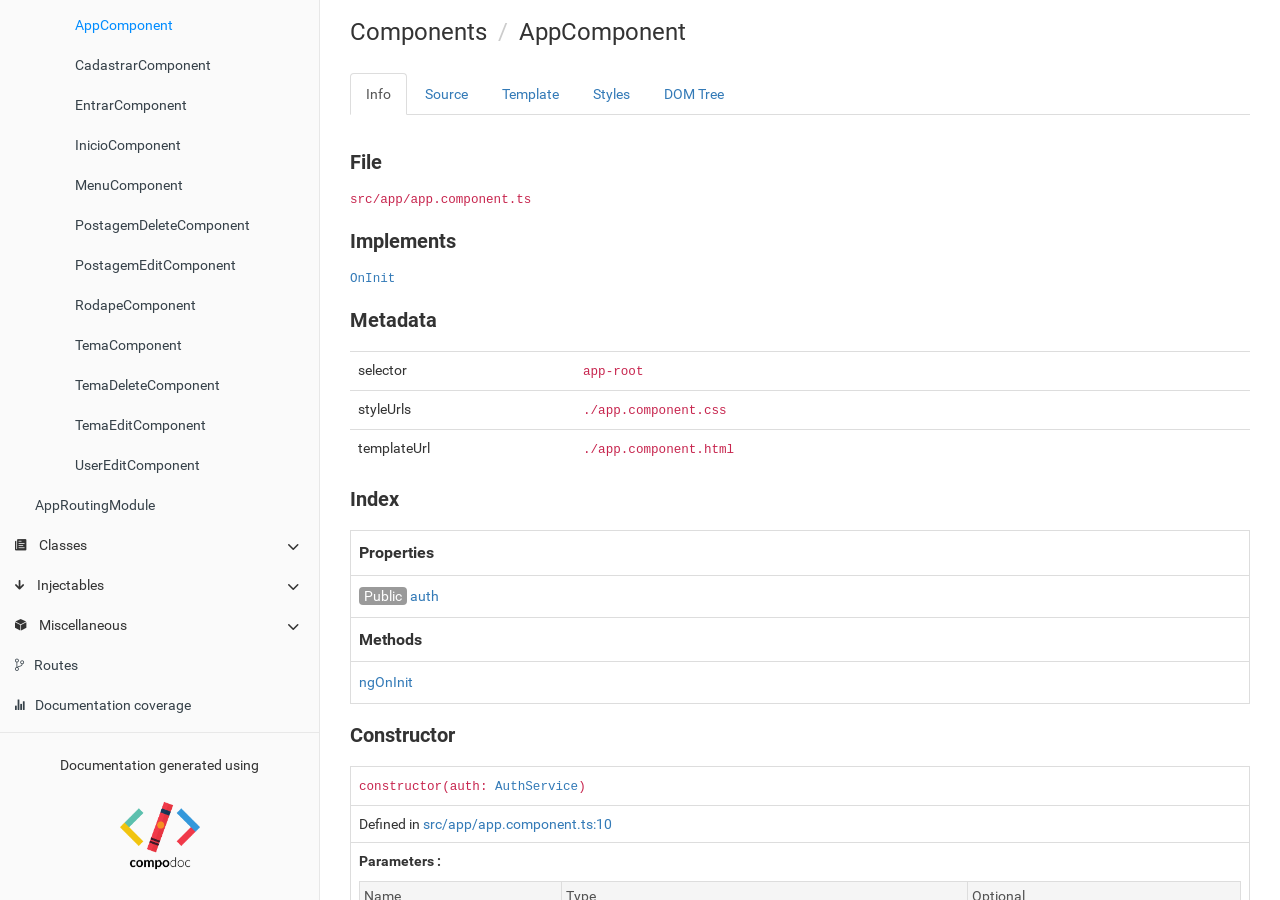
<file: documentation/components/AppComponent.html>
<!doctype html>
<html class="no-js" lang="">
    <head>
        <meta charset="utf-8">
        <meta http-equiv="x-ua-compatible" content="ie=edge">
        <title>blog-pessoal documentation</title>
        <meta name="description" content="">
        <meta name="viewport" content="width=device-width, initial-scale=1">

        <link rel="icon" type="image/x-icon" href="../images/favicon.ico">
	      <link rel="stylesheet" href="../styles/style.css">
    </head>
    <body>

        <div class="navbar navbar-default navbar-fixed-top visible-xs">
            <a href="../" class="navbar-brand">blog-pessoal documentation</a>
            <button type="button" class="btn btn-default btn-menu ion-ios-menu" id="btn-menu"></button>
        </div>

        <div class="xs-menu menu" id="mobile-menu">
                <div id="book-search-input" role="search"><input type="text" placeholder="Type to search"></div>            <compodoc-menu></compodoc-menu>
        </div>

        <div class="container-fluid main">
           <div class="row main">
               <div class="hidden-xs menu">
                   <compodoc-menu mode="normal"></compodoc-menu>
               </div>
               <!-- START CONTENT -->
               <div class="content component">
                   <div class="content-data">




<ol class="breadcrumb">
  <li>Components</li>
  <li>AppComponent</li>
</ol>

<ul class="nav nav-tabs" role="tablist">
        <li class="active">
            <a href="#info" role="tab" id="info-tab" data-toggle="tab" data-link="info">Info</a>
        </li>
        <li >
            <a href="#source" role="tab" id="source-tab" data-toggle="tab" data-link="source">Source</a>
        </li>
        <li >
            <a href="#templateData" role="tab" id="templateData-tab" data-toggle="tab" data-link="template">Template</a>
        </li>
        <li >
            <a href="#styleData" role="tab" id="styleData-tab" data-toggle="tab" data-link="style">Styles</a>
        </li>
        <li >
            <a href="#tree" role="tab" id="tree-tab" data-toggle="tab" data-link="dom-tree">DOM Tree</a>
        </li>
</ul>

<div class="tab-content">
    <div class="tab-pane fade active in" id="c-info"><p class="comment">
    <h3>File</h3>
</p>
<p class="comment">
    <code>src/app/app.component.ts</code>
</p>



    <p class="comment">
        <h3>Implements</h3>
    </p>
    <p class="comment">
                    <code><a href="https://angular.io/api/core/OnInit" target="_blank" >OnInit</a></code>
    </p>


<section>
    <h3>Metadata</h3>
    <table class="table table-sm table-hover">
        <tbody>











            <tr>
                <td class="col-md-3">selector</td>
                <td class="col-md-9"><code>app-root</code></td>
            </tr>

            <tr>
                <td class="col-md-3">styleUrls</td>
                <td class="col-md-9"><code>./app.component.css</code></td>
            </tr>



            <tr>
                <td class="col-md-3">templateUrl</td>
                <td class="col-md-9"><code>./app.component.html</code></td>
            </tr>








        </tbody>
    </table>
</section>

    <section>
    <h3 id="index">Index</h3>
    <table class="table table-sm table-bordered index-table">
        <tbody>
                <tr>
                    <td class="col-md-4">
                        <h6><b>Properties</b></h6>
                    </td>
                </tr>
                <tr>
                    <td class="col-md-4">
                        <ul class="index-list">
                            <li>
                                    <span class="modifier">Public</span>
                                <a href="#auth">auth</a>
                            </li>
                        </ul>
                    </td>
                </tr>

                <tr>
                    <td class="col-md-4">
                        <h6><b>Methods</b></h6>
                    </td>
                </tr>
                <tr>
                    <td class="col-md-4">
                        <ul class="index-list">
                            <li>
                                <a href="#ngOnInit">ngOnInit</a>
                            </li>
                        </ul>
                    </td>
                </tr>





        </tbody>
    </table>
</section>

    <section>
    <h3 id="constructor">Constructor</h3>
        <table class="table table-sm table-bordered">
            <tbody>
                <tr>
                    <td class="col-md-4">
<code>constructor(auth: <a href="../injectables/AuthService.html">AuthService</a>)</code>
                    </td>
                </tr>
                        <tr>
                            <td class="col-md-4">
                                <div class="io-line">Defined in <a href="" data-line="10" class="link-to-prism">src/app/app.component.ts:10</a></div>
                            </td>
                        </tr>

                <tr>
                    <td class="col-md-4">
                            <div>
                                    <b>Parameters :</b>
                                    <table class="params">
                                        <thead>
                                            <tr>
                                                <td>Name</td>
                                                    <td>Type</td>
                                                <td>Optional</td>
                                            </tr>
                                        </thead>
                                        <tbody>
                                                <tr>
                                                        <td>auth</td>
                                                  
                                                        <td>
                                                                        <code><a href="../injectables/AuthService.html" target="_self" >AuthService</a></code>
                                                        </td>
                                                  
                                                    <td>
                                                            No
                                                    </td>
                                                    
                                                </tr>
                                        </tbody>
                                    </table>
                            </div>
                    </td>
                </tr>
            </tbody>
        </table>
</section>





    <section>
    
    <h3 id="methods">
        Methods
    </h3>
    <table class="table table-sm table-bordered">
        <tbody>
            <tr>
                <td class="col-md-4">
                    <a name="ngOnInit"></a>
                    <span class="name">
                        <b>
                            ngOnInit
                        </b>
                        <a href="#ngOnInit"><span class="icon ion-ios-link"></span></a>
                    </span>
                </td>
            </tr>
            <tr>
                <td class="col-md-4">
<code>ngOnInit()</code>
                </td>
            </tr>


            <tr>
                <td class="col-md-4">
                    <div class="io-line">Defined in <a href="" data-line="18"
                            class="link-to-prism">src/app/app.component.ts:18</a></div>
                </td>
            </tr>


            <tr>
                <td class="col-md-4">

                    <div class="io-description">
                        <b>Returns : </b>        <code><a href="https://www.typescriptlang.org/docs/handbook/basic-types.html" target="_blank" >void</a></code>

                    </div>
                </td>
            </tr>
        </tbody>
    </table>
</section>
    <section>
    
        <h3 id="inputs">
            Properties
        </h3>
        <table class="table table-sm table-bordered">
            <tbody>
                <tr>
                    <td class="col-md-4">
                        <a name="auth"></a>
                        <span class="name">
                            <b>
                                <span class="modifier">Public</span>
                            auth</b>
                            <a href="#auth"><span class="icon ion-ios-link"></span></a>
                        </span>
                    </td>
                </tr>
                    <tr>
                        <td class="col-md-4">
                            <i>Type : </i>        <code><a href="../injectables/AuthService.html" target="_self" >AuthService</a></code>

                        </td>
                    </tr>
                        <tr>
                            <td class="col-md-4">
                                    <div class="io-line">Defined in <a href="" data-line="15" class="link-to-prism">src/app/app.component.ts:15</a></div>
                            </td>
                        </tr>


            </tbody>
        </table>
</section>

</div>


    <div class="tab-pane fade  tab-source-code" id="c-source">
        <pre class="line-numbers compodoc-sourcecode"><code class="language-typescript">import { Router } from &#x27;@angular/router&#x27;;
import { AuthService } from &#x27;./service/auth.service&#x27;;
import { Component, OnInit } from &#x27;@angular/core&#x27;;

@Component({
  selector: &#x27;app-root&#x27;,
  templateUrl: &#x27;./app.component.html&#x27;,
  styleUrls: [&#x27;./app.component.css&#x27;]
})
export class AppComponent implements OnInit {



  constructor(
    public auth: AuthService
  ){}

  ngOnInit(){

  }
}
</code></pre>
    </div>

    <div class="tab-pane fade " id="c-templateData">
        <pre class="line-numbers"><code class="language-html">&lt;app-menu *ngIf&#x3D;&#x27;auth.logado()&#x27;&gt;&lt;/app-menu&gt;

&lt;router-outlet&gt;&lt;/router-outlet&gt;

&lt;app-rodape *ngIf&#x3D;&#x27;auth.logado()&#x27;&gt;&lt;/app-rodape&gt;
</code></pre>
    </div>

    <div class="tab-pane fade " id="c-styleData">
                <p class="comment">
                    <code>./app.component.css</code>
                </p>
                <pre class="line-numbers"><code class="language-scss"></code></pre>
    </div>

    <div class="tab-pane fade " id="c-tree">
        <div id="tree-container"></div>
        <div class="tree-legend">
            <div class="title">
                <b>Legend</b>
            </div>
            <div>
                <div class="color htmlelement"></div><span>Html element</span>
            </div>
            <div>
                <div class="color component"></div><span>Component</span>
            </div>
            <div>
                <div class="color directive"></div><span>Html element with directive</span>
            </div>
        </div>
    </div>

    
</div>

<script src="../js/libs/vis.min.js"></script>
<script src="../js/libs/htmlparser.js"></script>
<script src="../js/libs/deep-iterator.js"></script>
<script>
        var COMPONENT_TEMPLATE = '<div><app-menu *ngIf=\'auth.logado()\'></app-menu><router-outlet></router-outlet><app-rodape *ngIf=\'auth.logado()\'></app-rodape></div>'
    var COMPONENTS = [{'name': 'AlertasComponent', 'selector': 'app-alertas'},{'name': 'AppComponent', 'selector': 'app-root'},{'name': 'CadastrarComponent', 'selector': 'app-cadastrar'},{'name': 'EntrarComponent', 'selector': 'app-entrar'},{'name': 'InicioComponent', 'selector': 'app-inicio'},{'name': 'MenuComponent', 'selector': 'app-menu'},{'name': 'PostagemDeleteComponent', 'selector': 'app-postagem-delete'},{'name': 'PostagemEditComponent', 'selector': 'app-postagem-edit'},{'name': 'RodapeComponent', 'selector': 'app-rodape'},{'name': 'TemaComponent', 'selector': 'app-tema'},{'name': 'TemaDeleteComponent', 'selector': 'app-tema-delete'},{'name': 'TemaEditComponent', 'selector': 'app-tema-edit'},{'name': 'UserEditComponent', 'selector': 'app-user-edit'}];
    var DIRECTIVES = [];
    var ACTUAL_COMPONENT = {'name': 'AppComponent'};
</script>
<script src="../js/tree.js"></script>










                   




                   </div><div class="search-results">
    <div class="has-results">
        <h1 class="search-results-title"><span class='search-results-count'></span> result-matching "<span class='search-query'></span>"</h1>
        <ul class="search-results-list"></ul>
    </div>
    <div class="no-results">
        <h1 class="search-results-title">No results matching "<span class='search-query'></span>"</h1>
    </div>
</div>
</div>
               <!-- END CONTENT -->
           </div>
       </div>

       <script>
            var COMPODOC_CURRENT_PAGE_DEPTH = 1;
            var COMPODOC_CURRENT_PAGE_CONTEXT = 'component';
            var COMPODOC_CURRENT_PAGE_URL = 'AppComponent.html';
            var MAX_SEARCH_RESULTS = 15;
       </script>

       <script src="../js/libs/custom-elements.min.js"></script>
       <script src="../js/libs/lit-html.js"></script>
       <!-- Required to polyfill modern browsers as code is ES5 for IE... -->
       <script src="../js/libs/custom-elements-es5-adapter.js" charset="utf-8" defer></script>
       <script src="../js/menu-wc.js" defer></script>

       <script src="../js/libs/bootstrap-native.js"></script>

       <script src="../js/libs/es6-shim.min.js"></script>
       <script src="../js/libs/EventDispatcher.js"></script>
       <script src="../js/libs/promise.min.js"></script>
       <script src="../js/libs/zepto.min.js"></script>

       <script src="../js/compodoc.js"></script>

       <script src="../js/tabs.js"></script>
       <script src="../js/menu.js"></script>
       <script src="../js/libs/clipboard.min.js"></script>
       <script src="../js/libs/prism.js"></script>
       <script src="../js/sourceCode.js"></script>
          <script src="../js/search/search.js"></script>
          <script src="../js/search/lunr.min.js"></script>
          <script src="../js/search/search-lunr.js"></script>
          <script src="../js/search/search_index.js"></script>
       <script src="../js/lazy-load-graphs.js"></script>


    </body>
</html>
</file>
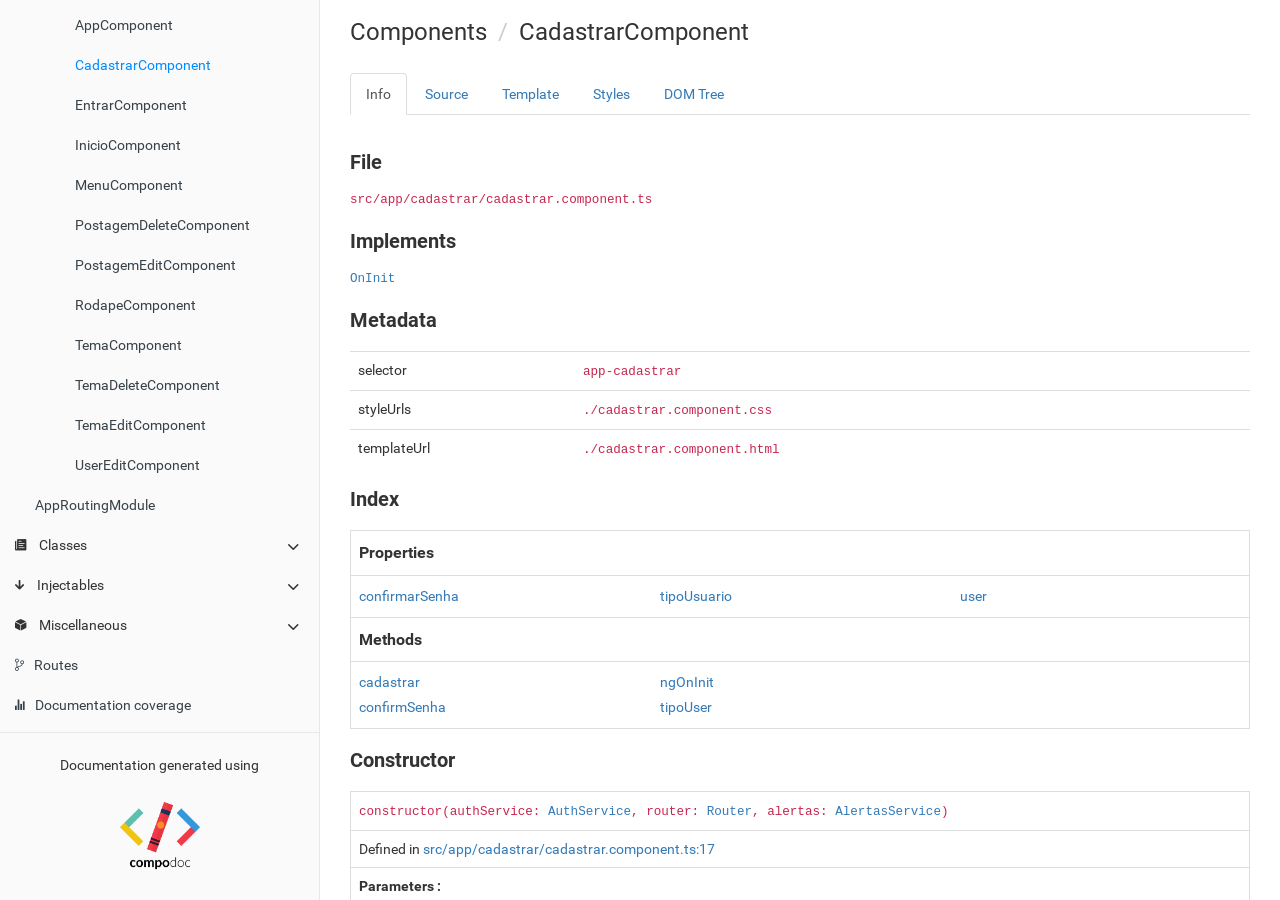
<file: documentation/components/CadastrarComponent.html>
<!doctype html>
<html class="no-js" lang="">
    <head>
        <meta charset="utf-8">
        <meta http-equiv="x-ua-compatible" content="ie=edge">
        <title>blog-pessoal documentation</title>
        <meta name="description" content="">
        <meta name="viewport" content="width=device-width, initial-scale=1">

        <link rel="icon" type="image/x-icon" href="../images/favicon.ico">
	      <link rel="stylesheet" href="../styles/style.css">
    </head>
    <body>

        <div class="navbar navbar-default navbar-fixed-top visible-xs">
            <a href="../" class="navbar-brand">blog-pessoal documentation</a>
            <button type="button" class="btn btn-default btn-menu ion-ios-menu" id="btn-menu"></button>
        </div>

        <div class="xs-menu menu" id="mobile-menu">
                <div id="book-search-input" role="search"><input type="text" placeholder="Type to search"></div>            <compodoc-menu></compodoc-menu>
        </div>

        <div class="container-fluid main">
           <div class="row main">
               <div class="hidden-xs menu">
                   <compodoc-menu mode="normal"></compodoc-menu>
               </div>
               <!-- START CONTENT -->
               <div class="content component">
                   <div class="content-data">




<ol class="breadcrumb">
  <li>Components</li>
  <li>CadastrarComponent</li>
</ol>

<ul class="nav nav-tabs" role="tablist">
        <li class="active">
            <a href="#info" role="tab" id="info-tab" data-toggle="tab" data-link="info">Info</a>
        </li>
        <li >
            <a href="#source" role="tab" id="source-tab" data-toggle="tab" data-link="source">Source</a>
        </li>
        <li >
            <a href="#templateData" role="tab" id="templateData-tab" data-toggle="tab" data-link="template">Template</a>
        </li>
        <li >
            <a href="#styleData" role="tab" id="styleData-tab" data-toggle="tab" data-link="style">Styles</a>
        </li>
        <li >
            <a href="#tree" role="tab" id="tree-tab" data-toggle="tab" data-link="dom-tree">DOM Tree</a>
        </li>
</ul>

<div class="tab-content">
    <div class="tab-pane fade active in" id="c-info"><p class="comment">
    <h3>File</h3>
</p>
<p class="comment">
    <code>src/app/cadastrar/cadastrar.component.ts</code>
</p>



    <p class="comment">
        <h3>Implements</h3>
    </p>
    <p class="comment">
                    <code><a href="https://angular.io/api/core/OnInit" target="_blank" >OnInit</a></code>
    </p>


<section>
    <h3>Metadata</h3>
    <table class="table table-sm table-hover">
        <tbody>











            <tr>
                <td class="col-md-3">selector</td>
                <td class="col-md-9"><code>app-cadastrar</code></td>
            </tr>

            <tr>
                <td class="col-md-3">styleUrls</td>
                <td class="col-md-9"><code>./cadastrar.component.css</code></td>
            </tr>



            <tr>
                <td class="col-md-3">templateUrl</td>
                <td class="col-md-9"><code>./cadastrar.component.html</code></td>
            </tr>








        </tbody>
    </table>
</section>

    <section>
    <h3 id="index">Index</h3>
    <table class="table table-sm table-bordered index-table">
        <tbody>
                <tr>
                    <td class="col-md-4">
                        <h6><b>Properties</b></h6>
                    </td>
                </tr>
                <tr>
                    <td class="col-md-4">
                        <ul class="index-list">
                            <li>
                                <a href="#confirmarSenha">confirmarSenha</a>
                            </li>
                            <li>
                                <a href="#tipoUsuario">tipoUsuario</a>
                            </li>
                            <li>
                                <a href="#user">user</a>
                            </li>
                        </ul>
                    </td>
                </tr>

                <tr>
                    <td class="col-md-4">
                        <h6><b>Methods</b></h6>
                    </td>
                </tr>
                <tr>
                    <td class="col-md-4">
                        <ul class="index-list">
                            <li>
                                <a href="#cadastrar">cadastrar</a>
                            </li>
                            <li>
                                <a href="#confirmSenha">confirmSenha</a>
                            </li>
                            <li>
                                <a href="#ngOnInit">ngOnInit</a>
                            </li>
                            <li>
                                <a href="#tipoUser">tipoUser</a>
                            </li>
                        </ul>
                    </td>
                </tr>





        </tbody>
    </table>
</section>

    <section>
    <h3 id="constructor">Constructor</h3>
        <table class="table table-sm table-bordered">
            <tbody>
                <tr>
                    <td class="col-md-4">
<code>constructor(authService: <a href="../injectables/AuthService.html">AuthService</a>, router: <a href="https://angular.io/api/router/Router" target="_blank">Router</a>, alertas: <a href="../injectables/AlertasService.html">AlertasService</a>)</code>
                    </td>
                </tr>
                        <tr>
                            <td class="col-md-4">
                                <div class="io-line">Defined in <a href="" data-line="17" class="link-to-prism">src/app/cadastrar/cadastrar.component.ts:17</a></div>
                            </td>
                        </tr>

                <tr>
                    <td class="col-md-4">
                            <div>
                                    <b>Parameters :</b>
                                    <table class="params">
                                        <thead>
                                            <tr>
                                                <td>Name</td>
                                                    <td>Type</td>
                                                <td>Optional</td>
                                            </tr>
                                        </thead>
                                        <tbody>
                                                <tr>
                                                        <td>authService</td>
                                                  
                                                        <td>
                                                                        <code><a href="../injectables/AuthService.html" target="_self" >AuthService</a></code>
                                                        </td>
                                                  
                                                    <td>
                                                            No
                                                    </td>
                                                    
                                                </tr>
                                                <tr>
                                                        <td>router</td>
                                                  
                                                        <td>
                                                                        <code><a href="https://angular.io/api/router/Router" target="_blank" >Router</a></code>
                                                        </td>
                                                  
                                                    <td>
                                                            No
                                                    </td>
                                                    
                                                </tr>
                                                <tr>
                                                        <td>alertas</td>
                                                  
                                                        <td>
                                                                        <code><a href="../injectables/AlertasService.html" target="_self" >AlertasService</a></code>
                                                        </td>
                                                  
                                                    <td>
                                                            No
                                                    </td>
                                                    
                                                </tr>
                                        </tbody>
                                    </table>
                            </div>
                    </td>
                </tr>
            </tbody>
        </table>
</section>





    <section>
    
    <h3 id="methods">
        Methods
    </h3>
    <table class="table table-sm table-bordered">
        <tbody>
            <tr>
                <td class="col-md-4">
                    <a name="cadastrar"></a>
                    <span class="name">
                        <b>
                            cadastrar
                        </b>
                        <a href="#cadastrar"><span class="icon ion-ios-link"></span></a>
                    </span>
                </td>
            </tr>
            <tr>
                <td class="col-md-4">
<code>cadastrar()</code>
                </td>
            </tr>


            <tr>
                <td class="col-md-4">
                    <div class="io-line">Defined in <a href="" data-line="37"
                            class="link-to-prism">src/app/cadastrar/cadastrar.component.ts:37</a></div>
                </td>
            </tr>


            <tr>
                <td class="col-md-4">

                    <div class="io-description">
                        <b>Returns : </b>        <code><a href="https://www.typescriptlang.org/docs/handbook/basic-types.html" target="_blank" >void</a></code>

                    </div>
                </td>
            </tr>
        </tbody>
    </table>
    <table class="table table-sm table-bordered">
        <tbody>
            <tr>
                <td class="col-md-4">
                    <a name="confirmSenha"></a>
                    <span class="name">
                        <b>
                            confirmSenha
                        </b>
                        <a href="#confirmSenha"><span class="icon ion-ios-link"></span></a>
                    </span>
                </td>
            </tr>
            <tr>
                <td class="col-md-4">
<code>confirmSenha(event: <a href="https://www.typescriptlang.org/docs/handbook/basic-types.html" target="_blank">any</a>)</code>
                </td>
            </tr>


            <tr>
                <td class="col-md-4">
                    <div class="io-line">Defined in <a href="" data-line="29"
                            class="link-to-prism">src/app/cadastrar/cadastrar.component.ts:29</a></div>
                </td>
            </tr>


            <tr>
                <td class="col-md-4">

                    <div class="io-description">
                        <b>Parameters :</b>
                        <table class="params">
                            <thead>
                                <tr>
                                    <td>Name</td>
                                    <td>Type</td>
                                    <td>Optional</td>
                                </tr>
                            </thead>
                            <tbody>
                                <tr>
                                    <td>event</td>
                                    <td>
                                                <code><a href="https://www.typescriptlang.org/docs/handbook/basic-types.html" target="_blank" >any</a></code>
                                    </td>

                                    <td>
                                        No
                                    </td>


                                </tr>
                            </tbody>
                        </table>
                    </div>
                    <div>
                    </div>
                    <div class="io-description">
                        <b>Returns : </b>        <code><a href="https://www.typescriptlang.org/docs/handbook/basic-types.html" target="_blank" >void</a></code>

                    </div>
                    <div class="io-description">
                        
                    </div>
                </td>
            </tr>
        </tbody>
    </table>
    <table class="table table-sm table-bordered">
        <tbody>
            <tr>
                <td class="col-md-4">
                    <a name="ngOnInit"></a>
                    <span class="name">
                        <b>
                            ngOnInit
                        </b>
                        <a href="#ngOnInit"><span class="icon ion-ios-link"></span></a>
                    </span>
                </td>
            </tr>
            <tr>
                <td class="col-md-4">
<code>ngOnInit()</code>
                </td>
            </tr>


            <tr>
                <td class="col-md-4">
                    <div class="io-line">Defined in <a href="" data-line="25"
                            class="link-to-prism">src/app/cadastrar/cadastrar.component.ts:25</a></div>
                </td>
            </tr>


            <tr>
                <td class="col-md-4">

                    <div class="io-description">
                        <b>Returns : </b>        <code><a href="https://www.typescriptlang.org/docs/handbook/basic-types.html" target="_blank" >void</a></code>

                    </div>
                </td>
            </tr>
        </tbody>
    </table>
    <table class="table table-sm table-bordered">
        <tbody>
            <tr>
                <td class="col-md-4">
                    <a name="tipoUser"></a>
                    <span class="name">
                        <b>
                            tipoUser
                        </b>
                        <a href="#tipoUser"><span class="icon ion-ios-link"></span></a>
                    </span>
                </td>
            </tr>
            <tr>
                <td class="col-md-4">
<code>tipoUser(event: <a href="https://www.typescriptlang.org/docs/handbook/basic-types.html" target="_blank">any</a>)</code>
                </td>
            </tr>


            <tr>
                <td class="col-md-4">
                    <div class="io-line">Defined in <a href="" data-line="33"
                            class="link-to-prism">src/app/cadastrar/cadastrar.component.ts:33</a></div>
                </td>
            </tr>


            <tr>
                <td class="col-md-4">

                    <div class="io-description">
                        <b>Parameters :</b>
                        <table class="params">
                            <thead>
                                <tr>
                                    <td>Name</td>
                                    <td>Type</td>
                                    <td>Optional</td>
                                </tr>
                            </thead>
                            <tbody>
                                <tr>
                                    <td>event</td>
                                    <td>
                                                <code><a href="https://www.typescriptlang.org/docs/handbook/basic-types.html" target="_blank" >any</a></code>
                                    </td>

                                    <td>
                                        No
                                    </td>


                                </tr>
                            </tbody>
                        </table>
                    </div>
                    <div>
                    </div>
                    <div class="io-description">
                        <b>Returns : </b>        <code><a href="https://www.typescriptlang.org/docs/handbook/basic-types.html" target="_blank" >void</a></code>

                    </div>
                    <div class="io-description">
                        
                    </div>
                </td>
            </tr>
        </tbody>
    </table>
</section>
    <section>
    
        <h3 id="inputs">
            Properties
        </h3>
        <table class="table table-sm table-bordered">
            <tbody>
                <tr>
                    <td class="col-md-4">
                        <a name="confirmarSenha"></a>
                        <span class="name">
                            <b>
                            confirmarSenha</b>
                            <a href="#confirmarSenha"><span class="icon ion-ios-link"></span></a>
                        </span>
                    </td>
                </tr>
                    <tr>
                        <td class="col-md-4">
                            <i>Type : </i>        <code><a href="https://developer.mozilla.org/en-US/docs/Web/JavaScript/Reference/Global_Objects/string" target="_blank" >string</a></code>

                        </td>
                    </tr>
                        <tr>
                            <td class="col-md-4">
                                    <div class="io-line">Defined in <a href="" data-line="16" class="link-to-prism">src/app/cadastrar/cadastrar.component.ts:16</a></div>
                            </td>
                        </tr>


            </tbody>
        </table>
        <table class="table table-sm table-bordered">
            <tbody>
                <tr>
                    <td class="col-md-4">
                        <a name="tipoUsuario"></a>
                        <span class="name">
                            <b>
                            tipoUsuario</b>
                            <a href="#tipoUsuario"><span class="icon ion-ios-link"></span></a>
                        </span>
                    </td>
                </tr>
                    <tr>
                        <td class="col-md-4">
                            <i>Type : </i>        <code><a href="https://developer.mozilla.org/en-US/docs/Web/JavaScript/Reference/Global_Objects/string" target="_blank" >string</a></code>

                        </td>
                    </tr>
                        <tr>
                            <td class="col-md-4">
                                    <div class="io-line">Defined in <a href="" data-line="17" class="link-to-prism">src/app/cadastrar/cadastrar.component.ts:17</a></div>
                            </td>
                        </tr>


            </tbody>
        </table>
        <table class="table table-sm table-bordered">
            <tbody>
                <tr>
                    <td class="col-md-4">
                        <a name="user"></a>
                        <span class="name">
                            <b>
                            user</b>
                            <a href="#user"><span class="icon ion-ios-link"></span></a>
                        </span>
                    </td>
                </tr>
                    <tr>
                        <td class="col-md-4">
                            <i>Type : </i>        <code><a href="../classes/User.html" target="_self" >User</a></code>

                        </td>
                    </tr>
                    <tr>
                        <td class="col-md-4">
                            <i>Default value : </i><code>new User</code>
                        </td>
                    </tr>
                        <tr>
                            <td class="col-md-4">
                                    <div class="io-line">Defined in <a href="" data-line="15" class="link-to-prism">src/app/cadastrar/cadastrar.component.ts:15</a></div>
                            </td>
                        </tr>


            </tbody>
        </table>
</section>

</div>


    <div class="tab-pane fade  tab-source-code" id="c-source">
        <pre class="line-numbers compodoc-sourcecode"><code class="language-typescript">import { AlertasService } from &#x27;./../service/alertas.service&#x27;;
import { AuthService } from &#x27;./../service/auth.service&#x27;;
import { UserLogin } from &#x27;./../model/UserLogin&#x27;;
import { Component, OnInit } from &#x27;@angular/core&#x27;;
import { User } from &#x27;../model/User&#x27;;
import { Router } from &#x27;@angular/router&#x27;;

@Component({
  selector: &#x27;app-cadastrar&#x27;,
  templateUrl: &#x27;./cadastrar.component.html&#x27;,
  styleUrls: [&#x27;./cadastrar.component.css&#x27;]
})
export class CadastrarComponent implements OnInit {

  user: User &#x3D; new User
  confirmarSenha: string
  tipoUsuario: string

  constructor(
    private authService: AuthService,
    private router: Router,
    private alertas: AlertasService
  ) { }

  ngOnInit() {
    window.scroll(0,0)
  }

  confirmSenha(event: any) {
    this.confirmarSenha &#x3D; event.target.value
  }

  tipoUser(event: any){
    this.tipoUsuario &#x3D; event.target.value
  }

  cadastrar(){
    this.user.tipo &#x3D; &quot;o&quot;

    if(this.user.senha !&#x3D; this.confirmarSenha){
      this.alertas.showAlertDanger(&#x27;A senhas estão incorretas.&#x27;)
    } else {
      this.authService.cadastrar(this.user).subscribe((resp: User) &#x3D;&gt; {
        this.user &#x3D; resp
        this.router.navigate([&#x27;/entrar&#x27;])
        this.alertas.showAlertSuccess(&#x27;Usuário cadastrado com sucesso!&#x27;)
      })
    }

  }


}
</code></pre>
    </div>

    <div class="tab-pane fade " id="c-templateData">
        <pre class="line-numbers"><code class="language-html">&lt;div class&#x3D;&quot;container-fluid&quot;&gt;

  &lt;div class&#x3D;&quot;row&quot;&gt;

    &lt;div class&#x3D;&quot;col-md-6&quot; id&#x3D;&#x27;img-bg&#x27;&gt;&lt;/div&gt;

    &lt;div class&#x3D;&quot;col-md-6 mt-5 mb-5&quot;&gt;

      &lt;div class&#x3D;&quot;row d-flex justify-content-center&quot;&gt;
        &lt;div class&#x3D;&quot;col-md-10&quot;&gt;

          &lt;h1 class&#x3D;&quot;text-center&quot;&gt;Cadastro&lt;/h1&gt;

          &lt;div class&#x3D;&quot;form-group&quot;&gt;
            &lt;label for&#x3D;&quot;nome&quot;&gt;Nome&lt;/label&gt;
            &lt;input [(ngModel)]&#x3D;&#x27;user.nome&#x27; class&#x3D;&quot;form-control&quot; type&#x3D;&quot;text&quot; name&#x3D;&quot;nome&quot; id&#x3D;&quot;nome&quot; placeholder&#x3D;&quot;Seu nome&quot;  &gt;
          &lt;/div&gt;

          &lt;div class&#x3D;&quot;form-group&quot;&gt;
            &lt;label for&#x3D;&quot;usuario&quot;&gt;Usuário&lt;/label&gt;
            &lt;input [(ngModel)]&#x3D;&#x27;user.usuario&#x27; class&#x3D;&quot;form-control&quot; type&#x3D;&quot;text&quot; name&#x3D;&quot;usuario&quot; id&#x3D;&quot;usuario&quot; placeholder&#x3D;&quot;Seu usuário&quot;&gt;
          &lt;/div&gt;

          &lt;div class&#x3D;&quot;form-group&quot;&gt;
            &lt;label for&#x3D;&quot;foto&quot;&gt;Link da Foto&lt;/label&gt;
            &lt;input [(ngModel)]&#x3D;&#x27;user.foto&#x27; class&#x3D;&quot;form-control&quot; type&#x3D;&quot;text&quot; name&#x3D;&quot;foto&quot; id&#x3D;&quot;foto&quot; placeholder&#x3D;&quot;Link da sua foto&quot;&gt;
          &lt;/div&gt;

          &lt;div class&#x3D;&quot;form-group&quot;&gt;
            &lt;label for&#x3D;&quot;senha&quot;&gt;Senha&lt;/label&gt;
            &lt;input (input)&#x3D;&#x27;confirmSenha($event)&#x27; class&#x3D;&quot;form-control&quot; type&#x3D;&quot;password&quot; name&#x3D;&quot;senha&quot; id&#x3D;&quot;senha&quot; placeholder&#x3D;&quot;Sua senha&quot;&gt;
          &lt;/div&gt;

          &lt;div class&#x3D;&quot;form-group&quot;&gt;
            &lt;label for&#x3D;&quot;confirmSenha&quot;&gt;Confirmar Senha&lt;/label&gt;
            &lt;input [(ngModel)]&#x3D;&#x27;user.senha&#x27; class&#x3D;&quot;form-control&quot; type&#x3D;&quot;password&quot; name&#x3D;&quot;confirmSenha&quot; id&#x3D;&quot;confirmSenha&quot;
              placeholder&#x3D;&quot;Confirme sua senha&quot;&gt;
          &lt;/div&gt;

          &lt;!-- &lt;div class&#x3D;&quot;form-group&quot;&gt;
            &lt;label for&#x3D;&quot;tipo&quot;&gt;Tipo de Usuário&lt;/label&gt;
            &lt;select class&#x3D;&quot;form-control&quot; name&#x3D;&quot;tipo&quot; id&#x3D;&quot;tipo&quot; (change)&#x3D;&#x27;tipoUser($event)&#x27;&gt;
              &lt;option&gt;Selecione um tipo de usuário:&lt;/option&gt;
              &lt;option value&#x3D;&quot;normal&quot;&gt;Normal&lt;/option&gt;
              &lt;option value&#x3D;&quot;adm&quot;&gt;Administrador&lt;/option&gt;
            &lt;/select&gt;
          &lt;/div&gt; --&gt;

          &lt;div class&#x3D;&quot;d-flex justify-content-center&quot;&gt;
            &lt;button type&#x3D;&quot;submit&quot; class&#x3D;&quot;btn btn-danger mr-4&quot; routerLink&#x3D;&#x27;/entrar&#x27;&gt;Cancelar&lt;/button&gt;
            &lt;button type&#x3D;&quot;submit&quot; class&#x3D;&quot;btn btn-success&quot; (click)&#x3D;&#x27;cadastrar()&#x27; &gt;Cadastrar&lt;/button&gt;
          &lt;/div&gt;

        &lt;/div&gt;
      &lt;/div&gt;
    &lt;/div&gt;
  &lt;/div&gt;
&lt;/div&gt;
</code></pre>
    </div>

    <div class="tab-pane fade " id="c-styleData">
                <p class="comment">
                    <code>./cadastrar.component.css</code>
                </p>
                <pre class="line-numbers"><code class="language-scss">#img-bg{
  background-image: url(&#x27;https://i.imgur.com/w3d95jN.jpg&#x27;);

  min-height: 695px;

  background-position: center;
  background-repeat: no-repeat;
  background-size: cover;
}
</code></pre>
    </div>

    <div class="tab-pane fade " id="c-tree">
        <div id="tree-container"></div>
        <div class="tree-legend">
            <div class="title">
                <b>Legend</b>
            </div>
            <div>
                <div class="color htmlelement"></div><span>Html element</span>
            </div>
            <div>
                <div class="color component"></div><span>Component</span>
            </div>
            <div>
                <div class="color directive"></div><span>Html element with directive</span>
            </div>
        </div>
    </div>

    
</div>

<script src="../js/libs/vis.min.js"></script>
<script src="../js/libs/htmlparser.js"></script>
<script src="../js/libs/deep-iterator.js"></script>
<script>
        var COMPONENT_TEMPLATE = '<div><div class="container-fluid">  <div class="row">    <div class="col-md-6" id=\'img-bg\'></div>    <div class="col-md-6 mt-5 mb-5">      <div class="row d-flex justify-content-center">        <div class="col-md-10">          <h1 class="text-center">Cadastro</h1>          <div class="form-group">            <label for="nome">Nome</label>            <input [(ngModel)]=\'user.nome\' class="form-control" type="text" name="nome" id="nome" placeholder="Seu nome"  >          </div>          <div class="form-group">            <label for="usuario">Usuário</label>            <input [(ngModel)]=\'user.usuario\' class="form-control" type="text" name="usuario" id="usuario" placeholder="Seu usuário">          </div>          <div class="form-group">            <label for="foto">Link da Foto</label>            <input [(ngModel)]=\'user.foto\' class="form-control" type="text" name="foto" id="foto" placeholder="Link da sua foto">          </div>          <div class="form-group">            <label for="senha">Senha</label>            <input (input)=\'confirmSenha($event)\' class="form-control" type="password" name="senha" id="senha" placeholder="Sua senha">          </div>          <div class="form-group">            <label for="confirmSenha">Confirmar Senha</label>            <input [(ngModel)]=\'user.senha\' class="form-control" type="password" name="confirmSenha" id="confirmSenha"              placeholder="Confirme sua senha">          </div>          <!-- <div class="form-group">            <label for="tipo">Tipo de Usuário</label>            <select class="form-control" name="tipo" id="tipo" (change)=\'tipoUser($event)\'>              <option>Selecione um tipo de usuário:</option>              <option value="normal">Normal</option>              <option value="adm">Administrador</option>            </select>          </div> -->          <div class="d-flex justify-content-center">            <button type="submit" class="btn btn-danger mr-4" routerLink=\'/entrar\'>Cancelar</button>            <button type="submit" class="btn btn-success" (click)=\'cadastrar()\' >Cadastrar</button>          </div>        </div>      </div>    </div>  </div></div></div>'
    var COMPONENTS = [{'name': 'AlertasComponent', 'selector': 'app-alertas'},{'name': 'AppComponent', 'selector': 'app-root'},{'name': 'CadastrarComponent', 'selector': 'app-cadastrar'},{'name': 'EntrarComponent', 'selector': 'app-entrar'},{'name': 'InicioComponent', 'selector': 'app-inicio'},{'name': 'MenuComponent', 'selector': 'app-menu'},{'name': 'PostagemDeleteComponent', 'selector': 'app-postagem-delete'},{'name': 'PostagemEditComponent', 'selector': 'app-postagem-edit'},{'name': 'RodapeComponent', 'selector': 'app-rodape'},{'name': 'TemaComponent', 'selector': 'app-tema'},{'name': 'TemaDeleteComponent', 'selector': 'app-tema-delete'},{'name': 'TemaEditComponent', 'selector': 'app-tema-edit'},{'name': 'UserEditComponent', 'selector': 'app-user-edit'}];
    var DIRECTIVES = [];
    var ACTUAL_COMPONENT = {'name': 'CadastrarComponent'};
</script>
<script src="../js/tree.js"></script>










                   




                   </div><div class="search-results">
    <div class="has-results">
        <h1 class="search-results-title"><span class='search-results-count'></span> result-matching "<span class='search-query'></span>"</h1>
        <ul class="search-results-list"></ul>
    </div>
    <div class="no-results">
        <h1 class="search-results-title">No results matching "<span class='search-query'></span>"</h1>
    </div>
</div>
</div>
               <!-- END CONTENT -->
           </div>
       </div>

       <script>
            var COMPODOC_CURRENT_PAGE_DEPTH = 1;
            var COMPODOC_CURRENT_PAGE_CONTEXT = 'component';
            var COMPODOC_CURRENT_PAGE_URL = 'CadastrarComponent.html';
            var MAX_SEARCH_RESULTS = 15;
       </script>

       <script src="../js/libs/custom-elements.min.js"></script>
       <script src="../js/libs/lit-html.js"></script>
       <!-- Required to polyfill modern browsers as code is ES5 for IE... -->
       <script src="../js/libs/custom-elements-es5-adapter.js" charset="utf-8" defer></script>
       <script src="../js/menu-wc.js" defer></script>

       <script src="../js/libs/bootstrap-native.js"></script>

       <script src="../js/libs/es6-shim.min.js"></script>
       <script src="../js/libs/EventDispatcher.js"></script>
       <script src="../js/libs/promise.min.js"></script>
       <script src="../js/libs/zepto.min.js"></script>

       <script src="../js/compodoc.js"></script>

       <script src="../js/tabs.js"></script>
       <script src="../js/menu.js"></script>
       <script src="../js/libs/clipboard.min.js"></script>
       <script src="../js/libs/prism.js"></script>
       <script src="../js/sourceCode.js"></script>
          <script src="../js/search/search.js"></script>
          <script src="../js/search/lunr.min.js"></script>
          <script src="../js/search/search-lunr.js"></script>
          <script src="../js/search/search_index.js"></script>
       <script src="../js/lazy-load-graphs.js"></script>


    </body>
</html>
</file>
<file: documentation/styles/style.css>
@import "./reset.css";
@import "./bootstrap.min.css";
@import "./bootstrap-card.css";
@import "./prism.css";
@import "./ionicons.min.css";
@import "./compodoc.css";
@import "./tablesort.css";
</file>
